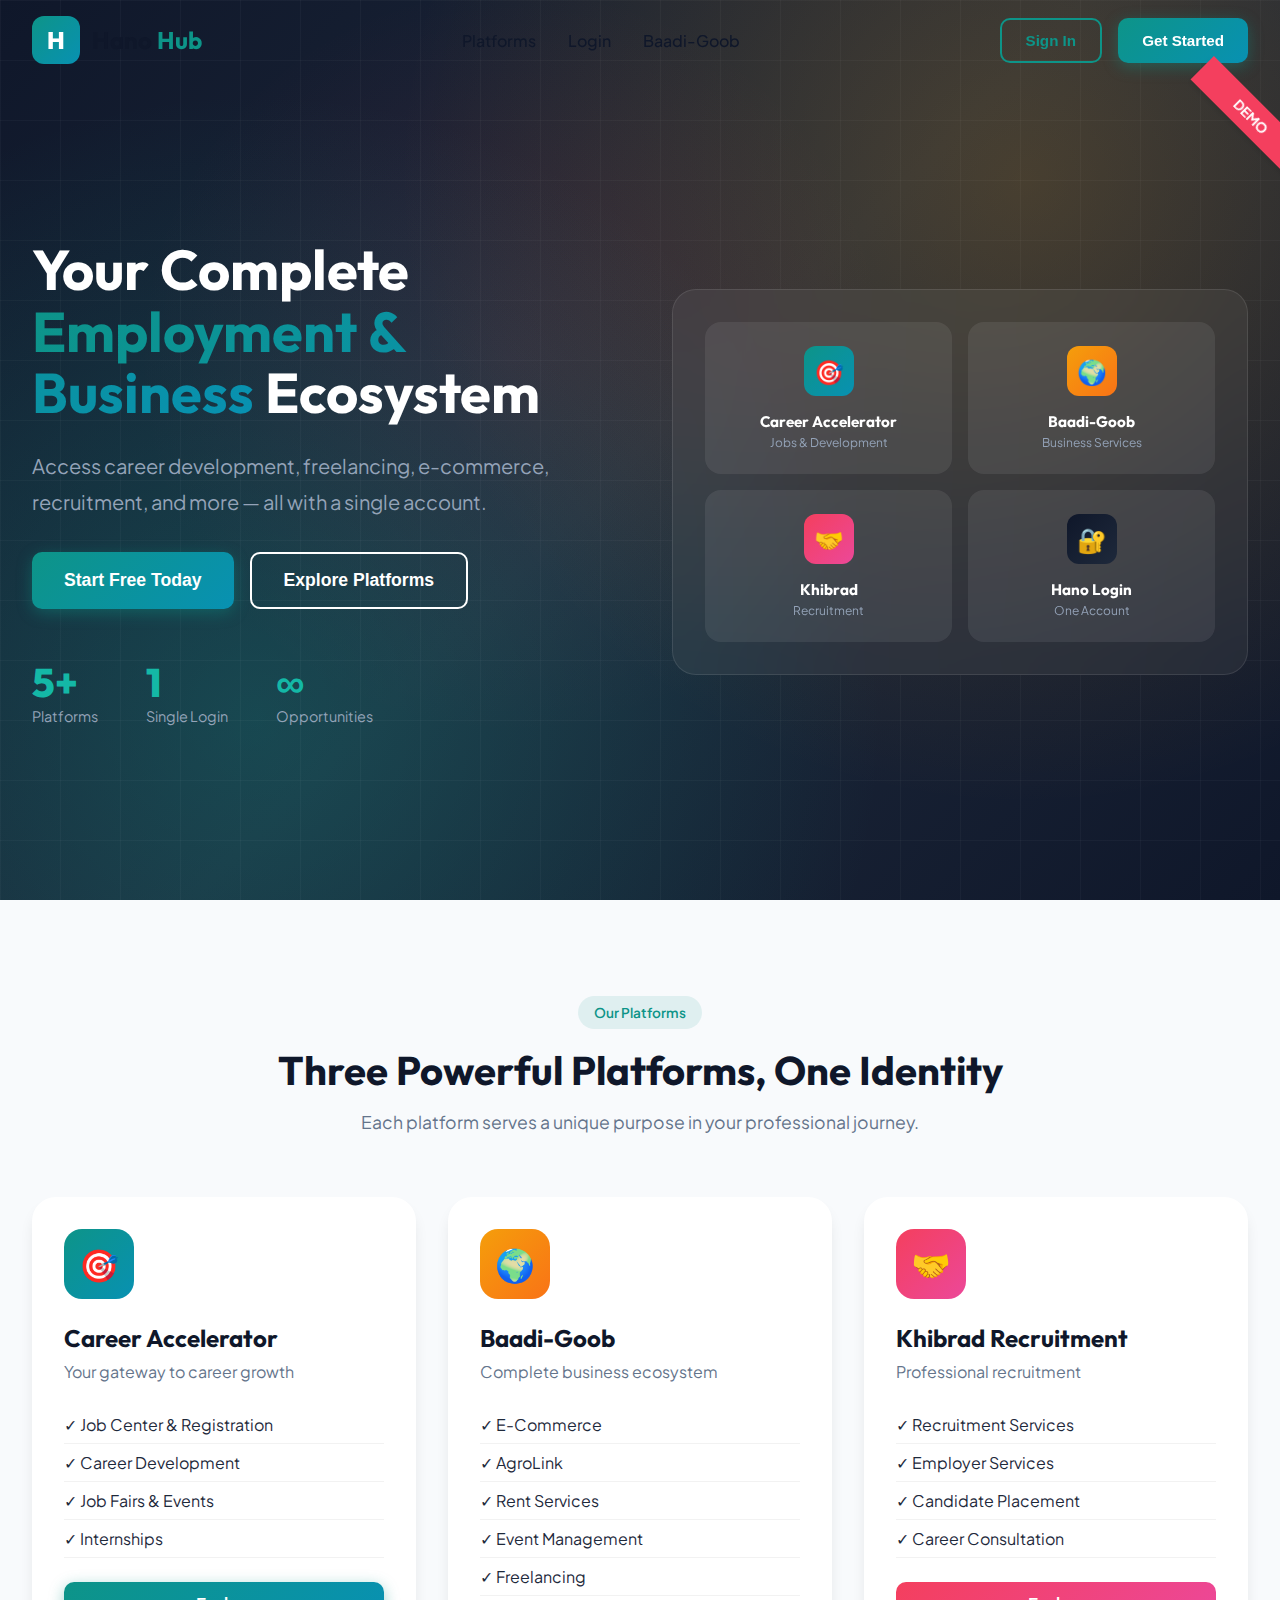
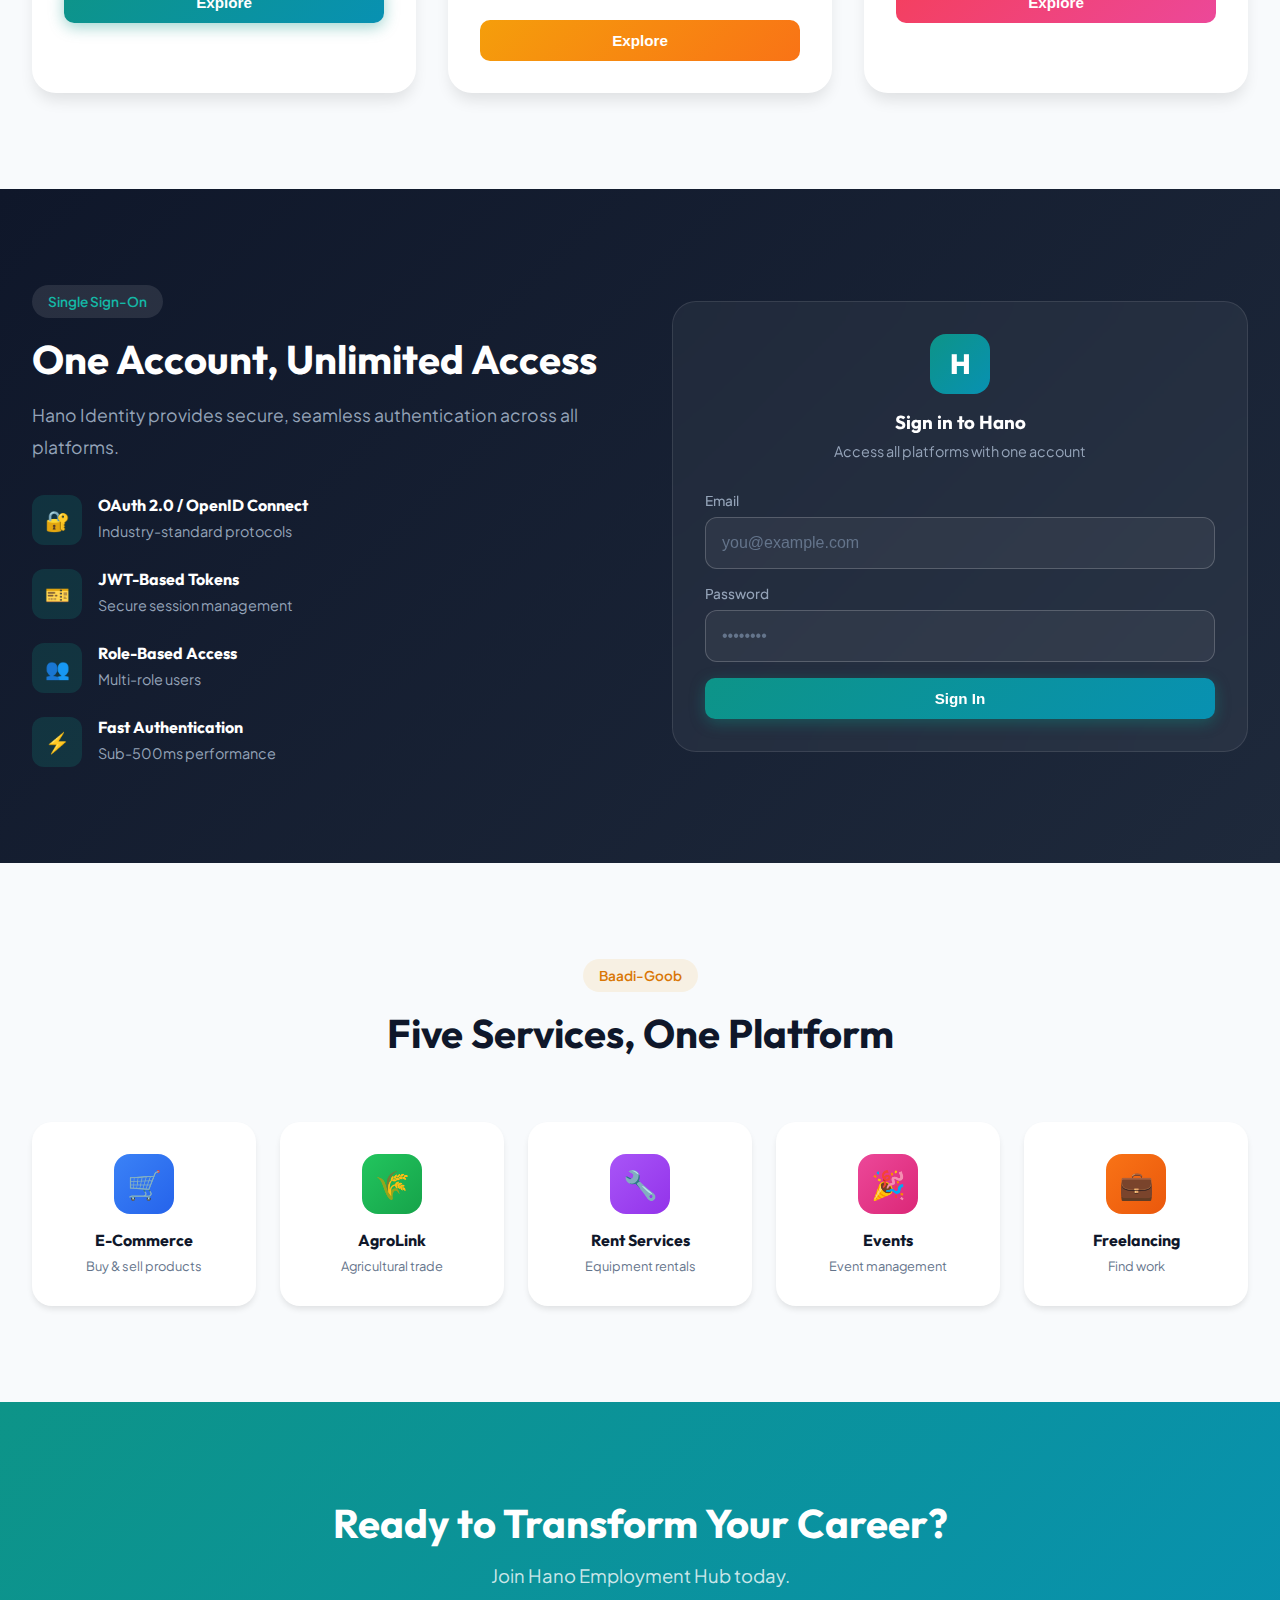
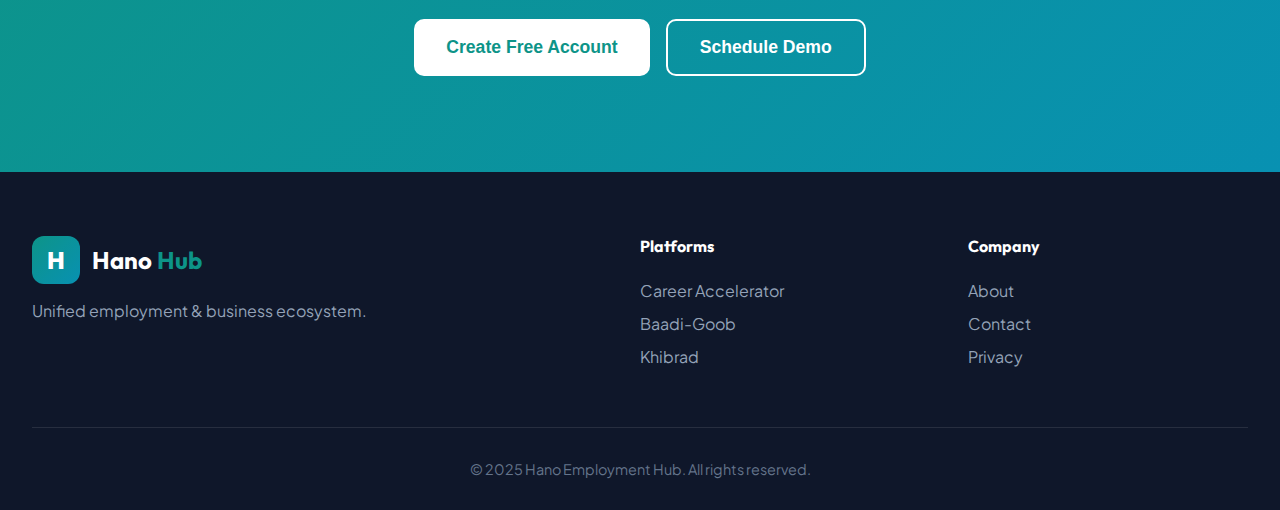
<file: index.html>
<!DOCTYPE html>
<html lang="en">
<head>
    <meta charset="UTF-8">
    <meta name="viewport" content="width=device-width, initial-scale=1.0">
    <title>Hano Employment Hub - Demo</title>
    <link href="https://fonts.googleapis.com/css2?family=Outfit:wght@400;600;700;800&family=Plus+Jakarta+Sans:wght@400;500;600&display=swap" rel="stylesheet">
    <link rel="stylesheet" href="styles.css">
</head>
<body>
    <div class="demo-badge">DEMO</div>
    
    <nav class="nav" id="navbar">
        <a href="index.html" class="nav-logo">
            <div class="nav-logo-icon">H</div>
            <span class="nav-logo-text">Hano <span>Hub</span></span>
        </a>
        <ul class="nav-links">
            <li><a href="#platforms">Platforms</a></li>
            <li><a href="#sso">Login</a></li>
            <li><a href="#baadi">Baadi-Goob</a></li>
        </ul>
        <div class="nav-cta">
            <button class="btn btn-outline" onclick="openModal('login')">Sign In</button>
            <button class="btn btn-primary" onclick="openModal('register')">Get Started</button>
        </div>
    </nav>

    <section class="hero">
        <div class="hero-grid"></div>
        <div class="hero-content">
            <div class="hero-text">
                <h1>Your Complete <span>Employment & Business</span> Ecosystem</h1>
                <p>Access career development, freelancing, e-commerce, recruitment, and more — all with a single account.</p>
                <div class="hero-buttons">
                    <button class="btn btn-primary btn-lg" onclick="openModal('register')">Start Free Today</button>
                    <button class="btn btn-outline btn-lg" onclick="location.href='#platforms'">Explore Platforms</button>
                </div>
                <div class="hero-stats">
                    <div class="stat"><div class="stat-number">5+</div><div class="stat-label">Platforms</div></div>
                    <div class="stat"><div class="stat-number">1</div><div class="stat-label">Single Login</div></div>
                    <div class="stat"><div class="stat-number">∞</div><div class="stat-label">Opportunities</div></div>
                </div>
            </div>
            <div class="hero-visual">
                <div class="hero-card">
                    <div class="platform-preview">
                        <div class="platform-item" onclick="location.href='career-accelerator.html'">
                            <div class="platform-item-icon bg-primary">🎯</div>
                            <h4>Career Accelerator</h4>
                            <p>Jobs & Development</p>
                        </div>
                        <div class="platform-item" onclick="location.href='baadi-goob.html'">
                            <div class="platform-item-icon bg-secondary">🌍</div>
                            <h4>Baadi-Goob</h4>
                            <p>Business Services</p>
                        </div>
                        <div class="platform-item" onclick="location.href='khibrad.html'">
                            <div class="platform-item-icon bg-accent">🤝</div>
                            <h4>Khibrad</h4>
                            <p>Recruitment</p>
                        </div>
                        <div class="platform-item">
                            <div class="platform-item-icon bg-dark">🔐</div>
                            <h4>Hano Login</h4>
                            <p>One Account</p>
                        </div>
                    </div>
                </div>
            </div>
        </div>
    </section>

    <section class="section" id="platforms">
        <div class="container">
            <div class="section-header">
                <span class="section-badge">Our Platforms</span>
                <h2>Three Powerful Platforms, One Identity</h2>
                <p>Each platform serves a unique purpose in your professional journey.</p>
            </div>
            <div class="platforms-grid">
                <div class="platform-card" onclick="location.href='career-accelerator.html'">
                    <div class="platform-card-icon bg-primary">🎯</div>
                    <h3>Career Accelerator</h3>
                    <p>Your gateway to career growth</p>
                    <ul class="features">
                        <li>✓ Job Center & Registration</li>
                        <li>✓ Career Development</li>
                        <li>✓ Job Fairs & Events</li>
                        <li>✓ Internships</li>
                    </ul>
                    <button class="btn btn-primary">Explore</button>
                </div>
                <div class="platform-card" onclick="location.href='baadi-goob.html'">
                    <div class="platform-card-icon bg-secondary">🌍</div>
                    <h3>Baadi-Goob</h3>
                    <p>Complete business ecosystem</p>
                    <ul class="features">
                        <li>✓ E-Commerce</li>
                        <li>✓ AgroLink</li>
                        <li>✓ Rent Services</li>
                        <li>✓ Event Management</li>
                        <li>✓ Freelancing</li>
                    </ul>
                    <button class="btn btn-secondary">Explore</button>
                </div>
                <div class="platform-card" onclick="location.href='khibrad.html'">
                    <div class="platform-card-icon bg-accent">🤝</div>
                    <h3>Khibrad Recruitment</h3>
                    <p>Professional recruitment</p>
                    <ul class="features">
                        <li>✓ Recruitment Services</li>
                        <li>✓ Employer Services</li>
                        <li>✓ Candidate Placement</li>
                        <li>✓ Career Consultation</li>
                    </ul>
                    <button class="btn btn-accent">Explore</button>
                </div>
            </div>
        </div>
    </section>

    <section class="section section-dark" id="sso">
        <div class="container">
            <div class="sso-content">
                <div class="sso-text">
                    <span class="section-badge">Single Sign-On</span>
                    <h2>One Account, Unlimited Access</h2>
                    <p>Hano Identity provides secure, seamless authentication across all platforms.</p>
                    <div class="sso-features">
                        <div class="sso-feature"><span>🔐</span><div><h4>OAuth 2.0 / OpenID Connect</h4><p>Industry-standard protocols</p></div></div>
                        <div class="sso-feature"><span>🎫</span><div><h4>JWT-Based Tokens</h4><p>Secure session management</p></div></div>
                        <div class="sso-feature"><span>👥</span><div><h4>Role-Based Access</h4><p>Multi-role users</p></div></div>
                        <div class="sso-feature"><span>⚡</span><div><h4>Fast Authentication</h4><p>Sub-500ms performance</p></div></div>
                    </div>
                </div>
                <div class="sso-demo">
                    <div class="sso-demo-header">
                        <div class="logo">H</div>
                        <h3>Sign in to Hano</h3>
                        <p>Access all platforms with one account</p>
                    </div>
                    <form class="sso-form" onsubmit="return false;">
                        <div class="form-group"><label>Email</label><input type="email" placeholder="you@example.com"></div>
                        <div class="form-group"><label>Password</label><input type="password" placeholder="••••••••"></div>
                        <button class="btn btn-primary" onclick="location.href='dashboard.html'">Sign In</button>
                    </form>
                </div>
            </div>
        </div>
    </section>

    <section class="section" id="baadi">
        <div class="container">
            <div class="section-header">
                <span class="section-badge bg-secondary">Baadi-Goob</span>
                <h2>Five Services, One Platform</h2>
            </div>
            <div class="baadi-services">
                <div class="baadi-service"><div class="icon" style="background:linear-gradient(135deg,#3B82F6,#2563EB)">🛒</div><h4>E-Commerce</h4><p>Buy & sell products</p></div>
                <div class="baadi-service"><div class="icon" style="background:linear-gradient(135deg,#22C55E,#16A34A)">🌾</div><h4>AgroLink</h4><p>Agricultural trade</p></div>
                <div class="baadi-service"><div class="icon" style="background:linear-gradient(135deg,#A855F7,#9333EA)">🔧</div><h4>Rent Services</h4><p>Equipment rentals</p></div>
                <div class="baadi-service"><div class="icon" style="background:linear-gradient(135deg,#EC4899,#DB2777)">🎉</div><h4>Events</h4><p>Event management</p></div>
                <div class="baadi-service"><div class="icon" style="background:linear-gradient(135deg,#F97316,#EA580C)">💼</div><h4>Freelancing</h4><p>Find work</p></div>
            </div>
        </div>
    </section>

    <section class="section section-cta">
        <div class="container">
            <h2>Ready to Transform Your Career?</h2>
            <p>Join Hano Employment Hub today.</p>
            <div class="cta-buttons">
                <button class="btn btn-lg btn-white" onclick="openModal('register')">Create Free Account</button>
                <button class="btn btn-lg btn-outline-white">Schedule Demo</button>
            </div>
        </div>
    </section>

    <footer class="footer">
        <div class="container">
            <div class="footer-content">
                <div class="footer-brand">
                    <div class="nav-logo"><div class="nav-logo-icon">H</div><span class="nav-logo-text">Hano <span>Hub</span></span></div>
                    <p>Unified employment & business ecosystem.</p>
                </div>
                <div class="footer-links">
                    <h4>Platforms</h4>
                    <a href="career-accelerator.html">Career Accelerator</a>
                    <a href="baadi-goob.html">Baadi-Goob</a>
                    <a href="khibrad.html">Khibrad</a>
                </div>
                <div class="footer-links">
                    <h4>Company</h4>
                    <a href="#">About</a>
                    <a href="#">Contact</a>
                    <a href="#">Privacy</a>
                </div>
            </div>
            <div class="footer-bottom">© 2025 Hano Employment Hub. All rights reserved.</div>
        </div>
    </footer>

    <div class="modal-overlay" id="loginModal">
        <div class="modal">
            <div class="modal-header"><h3>Sign In</h3><button class="modal-close" onclick="closeModal('login')">×</button></div>
            <div class="modal-body">
                <form onsubmit="return false;">
                    <div class="form-group"><label>Email</label><input type="email" placeholder="you@example.com"></div>
                    <div class="form-group"><label>Password</label><input type="password" placeholder="••••••••"></div>
                    <button class="btn btn-primary" onclick="location.href='dashboard.html'">Sign In</button>
                    <p class="form-footer">No account? <a href="#" onclick="closeModal('login');openModal('register')">Sign Up</a></p>
                </form>
            </div>
        </div>
    </div>

    <div class="modal-overlay" id="registerModal">
        <div class="modal">
            <div class="modal-header"><h3>Create Account</h3><button class="modal-close" onclick="closeModal('register')">×</button></div>
            <div class="modal-body">
                <form onsubmit="return false;">
                    <div class="form-row">
                        <div class="form-group"><label>First Name</label><input type="text" placeholder="John"></div>
                        <div class="form-group"><label>Last Name</label><input type="text" placeholder="Doe"></div>
                    </div>
                    <div class="form-group"><label>Email</label><input type="email" placeholder="you@example.com"></div>
                    <div class="form-group"><label>Password</label><input type="password" placeholder="••••••••"></div>
                    <button class="btn btn-primary" onclick="location.href='dashboard.html'">Create Account</button>
                    <p class="form-footer">Have account? <a href="#" onclick="closeModal('register');openModal('login')">Sign In</a></p>
                </form>
            </div>
        </div>
    </div>

    <script src="script.js"></script>
</body>
</html>
</file>
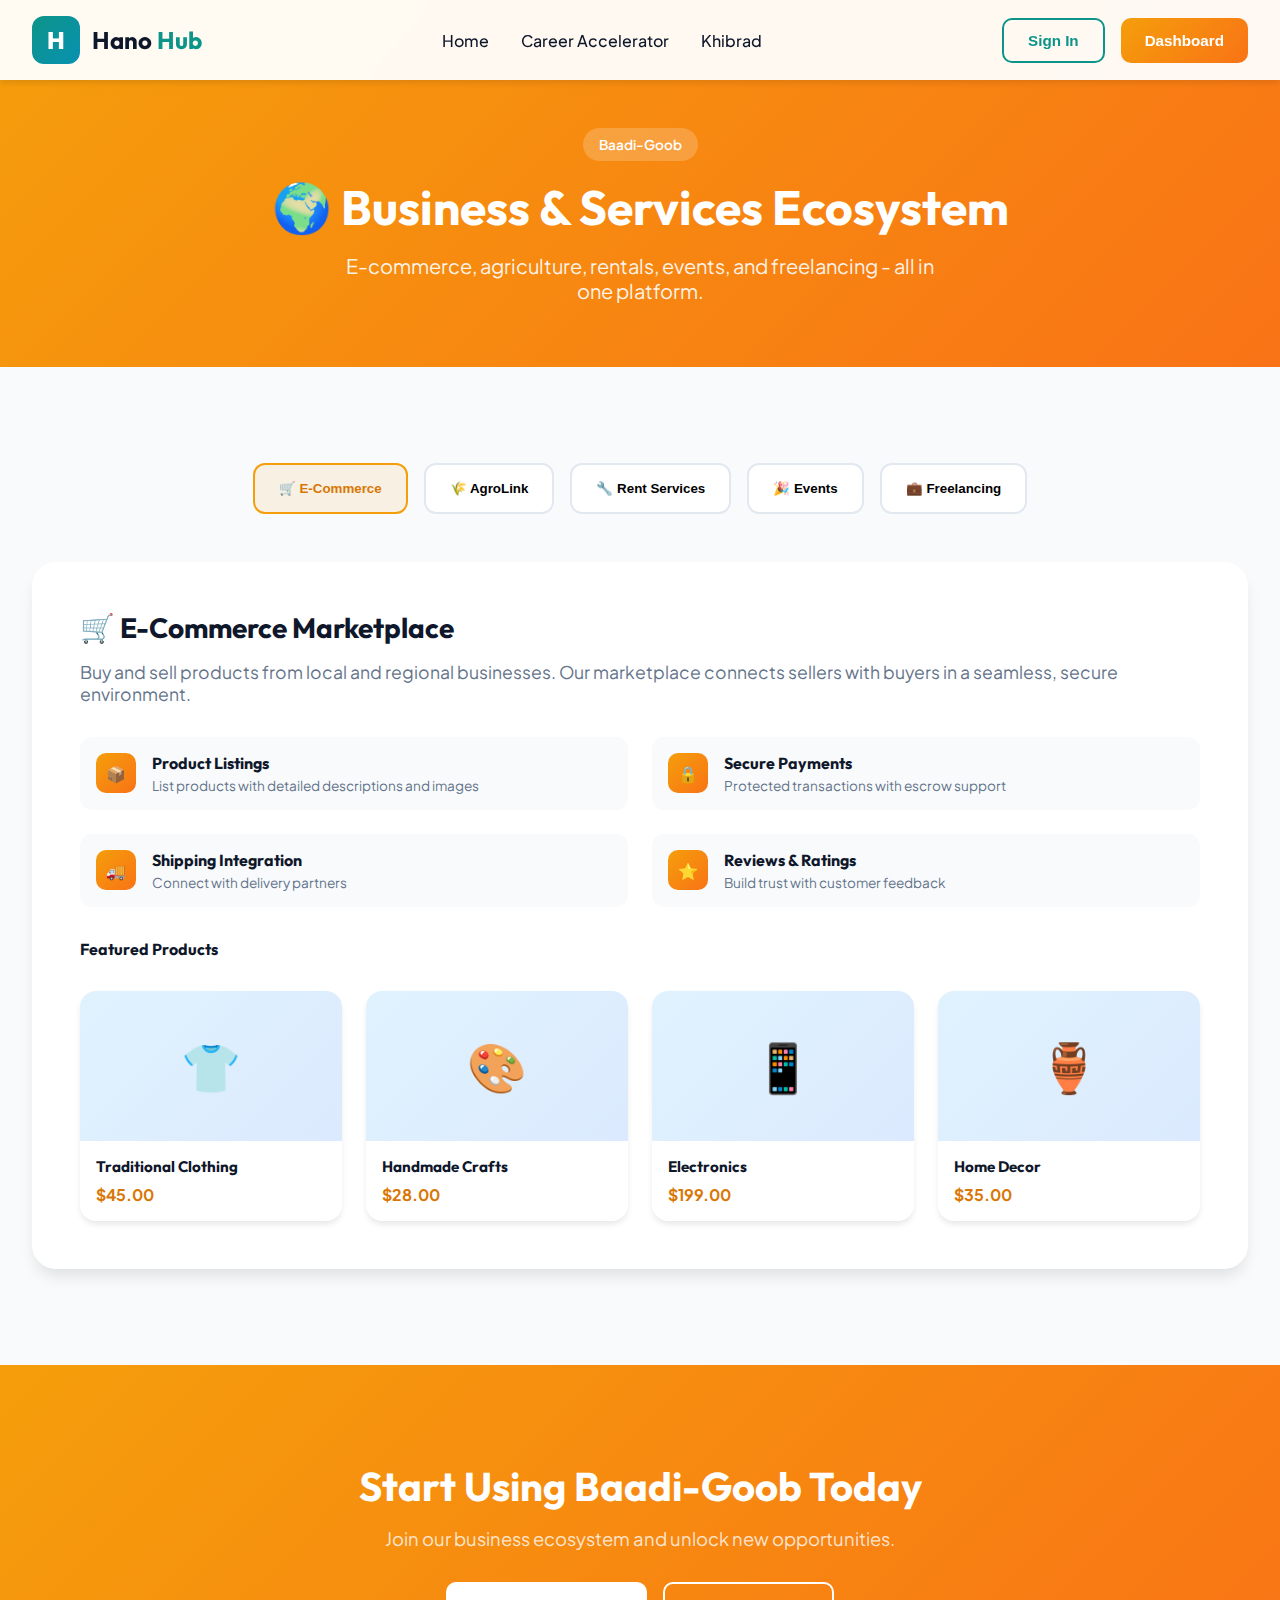
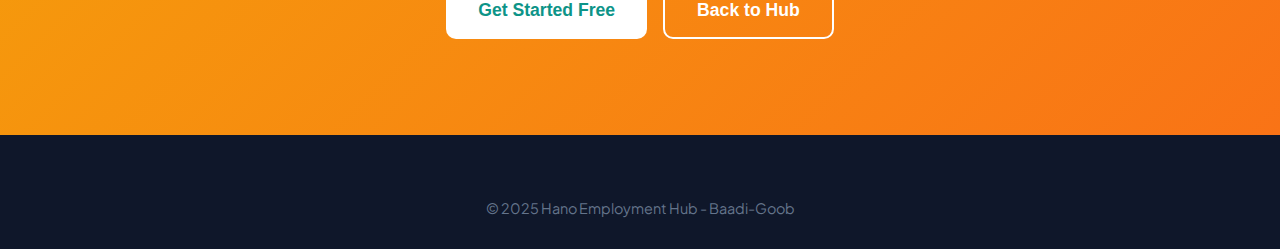
<file: baadi-goob.html>
<!DOCTYPE html>
<html lang="en">
<head>
    <meta charset="UTF-8">
    <meta name="viewport" content="width=device-width, initial-scale=1.0">
    <title>Baadi-Goob - Hano Hub</title>
    <link href="https://fonts.googleapis.com/css2?family=Outfit:wght@400;600;700;800&family=Plus+Jakarta+Sans:wght@400;500;600&display=swap" rel="stylesheet">
    <link rel="stylesheet" href="styles.css">
    <style>
        .page-hero {
            background: linear-gradient(135deg, #F59E0B 0%, #F97316 100%);
            padding: 8rem 2rem 4rem;
            text-align: center;
            color: white;
        }
        .page-hero h1 { font-size: 3rem; margin-bottom: 1rem; }
        .page-hero p { font-size: 1.25rem; opacity: 0.9; max-width: 600px; margin: 0 auto; }
        
        .service-tabs {
            display: flex;
            justify-content: center;
            gap: 1rem;
            margin-bottom: 3rem;
            flex-wrap: wrap;
        }
        
        .tab-btn {
            padding: 1rem 1.5rem;
            border: 2px solid #E2E8F0;
            border-radius: 12px;
            background: white;
            cursor: pointer;
            font-weight: 600;
            transition: all 0.3s ease;
            display: flex;
            align-items: center;
            gap: 0.5rem;
        }
        
        .tab-btn:hover, .tab-btn.active {
            border-color: var(--secondary);
            background: rgba(245, 158, 11, 0.1);
            color: var(--secondary-dark);
        }
        
        .service-content {
            background: white;
            border-radius: 24px;
            padding: 3rem;
            box-shadow: 0 10px 15px -3px rgb(0 0 0 / 0.1);
        }
        
        .service-content h3 { font-size: 1.75rem; margin-bottom: 1rem; }
        .service-content > p { color: var(--gray); font-size: 1.1rem; margin-bottom: 2rem; }
        
        .features-list {
            display: grid;
            grid-template-columns: repeat(2, 1fr);
            gap: 1.5rem;
        }
        
        .feature-item {
            display: flex;
            gap: 1rem;
            padding: 1rem;
            background: var(--light);
            border-radius: 12px;
        }
        
        .feature-item span {
            width: 40px; height: 40px;
            background: linear-gradient(135deg, #F59E0B, #F97316);
            border-radius: 10px;
            display: flex;
            align-items: center;
            justify-content: center;
            flex-shrink: 0;
        }
        
        .feature-item h4 { font-size: 1rem; margin-bottom: 0.25rem; }
        .feature-item p { color: var(--gray); font-size: 0.85rem; }
        
        .product-grid {
            display: grid;
            grid-template-columns: repeat(4, 1fr);
            gap: 1.5rem;
            margin-top: 2rem;
        }
        
        .product-card {
            background: white;
            border-radius: 16px;
            overflow: hidden;
            box-shadow: 0 4px 6px -1px rgb(0 0 0 / 0.1);
            transition: all 0.3s ease;
        }
        
        .product-card:hover {
            transform: translateY(-5px);
            box-shadow: 0 20px 25px -5px rgb(0 0 0 / 0.1);
        }
        
        .product-img {
            height: 150px;
            background: linear-gradient(135deg, #E0F2FE, #DBEAFE);
            display: flex;
            align-items: center;
            justify-content: center;
            font-size: 3rem;
        }
        
        .product-info { padding: 1rem; }
        .product-info h4 { font-size: 0.95rem; margin-bottom: 0.5rem; }
        .product-info .price { color: var(--secondary-dark); font-weight: 700; }
        
        @media (max-width: 968px) {
            .features-list { grid-template-columns: 1fr; }
            .product-grid { grid-template-columns: repeat(2, 1fr); }
        }
        
        @media (max-width: 640px) {
            .product-grid { grid-template-columns: 1fr; }
        }
    </style>
</head>
<body>
    <nav class="nav scrolled" id="navbar">
        <a href="index.html" class="nav-logo">
            <div class="nav-logo-icon">H</div>
            <span class="nav-logo-text">Hano <span>Hub</span></span>
        </a>
        <ul class="nav-links">
            <li><a href="index.html">Home</a></li>
            <li><a href="career-accelerator.html">Career Accelerator</a></li>
            <li><a href="khibrad.html">Khibrad</a></li>
        </ul>
        <div class="nav-cta">
            <button class="btn btn-outline" onclick="openModal('login')">Sign In</button>
            <button class="btn btn-secondary" onclick="location.href='dashboard.html'">Dashboard</button>
        </div>
    </nav>

    <section class="page-hero">
        <span class="section-badge" style="background: rgba(255,255,255,0.2); color: white;">Baadi-Goob</span>
        <h1>🌍 Business & Services Ecosystem</h1>
        <p>E-commerce, agriculture, rentals, events, and freelancing - all in one platform.</p>
    </section>

    <section class="section">
        <div class="container">
            <div class="service-tabs">
                <button class="tab-btn active" onclick="showService('ecommerce')">🛒 E-Commerce</button>
                <button class="tab-btn" onclick="showService('agrolink')">🌾 AgroLink</button>
                <button class="tab-btn" onclick="showService('rentals')">🔧 Rent Services</button>
                <button class="tab-btn" onclick="showService('events')">🎉 Events</button>
                <button class="tab-btn" onclick="showService('freelance')">💼 Freelancing</button>
            </div>
            
            <div class="service-content" id="service-ecommerce">
                <h3>🛒 E-Commerce Marketplace</h3>
                <p>Buy and sell products from local and regional businesses. Our marketplace connects sellers with buyers in a seamless, secure environment.</p>
                
                <div class="features-list">
                    <div class="feature-item">
                        <span>📦</span>
                        <div><h4>Product Listings</h4><p>List products with detailed descriptions and images</p></div>
                    </div>
                    <div class="feature-item">
                        <span>🔒</span>
                        <div><h4>Secure Payments</h4><p>Protected transactions with escrow support</p></div>
                    </div>
                    <div class="feature-item">
                        <span>🚚</span>
                        <div><h4>Shipping Integration</h4><p>Connect with delivery partners</p></div>
                    </div>
                    <div class="feature-item">
                        <span>⭐</span>
                        <div><h4>Reviews & Ratings</h4><p>Build trust with customer feedback</p></div>
                    </div>
                </div>
                
                <h4 style="margin-top: 2rem; margin-bottom: 1rem;">Featured Products</h4>
                <div class="product-grid">
                    <div class="product-card">
                        <div class="product-img">👕</div>
                        <div class="product-info"><h4>Traditional Clothing</h4><span class="price">$45.00</span></div>
                    </div>
                    <div class="product-card">
                        <div class="product-img">🎨</div>
                        <div class="product-info"><h4>Handmade Crafts</h4><span class="price">$28.00</span></div>
                    </div>
                    <div class="product-card">
                        <div class="product-img">📱</div>
                        <div class="product-info"><h4>Electronics</h4><span class="price">$199.00</span></div>
                    </div>
                    <div class="product-card">
                        <div class="product-img">🏺</div>
                        <div class="product-info"><h4>Home Decor</h4><span class="price">$35.00</span></div>
                    </div>
                </div>
            </div>
            
            <div class="service-content" id="service-agrolink" style="display: none;">
                <h3>🌾 AgroLink - Agricultural Marketplace</h3>
                <p>Connecting farmers, suppliers, and buyers for agricultural trade and collaboration.</p>
                
                <div class="features-list">
                    <div class="feature-item">
                        <span>🌱</span>
                        <div><h4>Crop Listings</h4><p>List and discover agricultural products</p></div>
                    </div>
                    <div class="feature-item">
                        <span>🤝</span>
                        <div><h4>Direct Trade</h4><p>Connect directly with farmers and buyers</p></div>
                    </div>
                    <div class="feature-item">
                        <span>📊</span>
                        <div><h4>Market Prices</h4><p>Real-time agricultural market data</p></div>
                    </div>
                    <div class="feature-item">
                        <span>🚜</span>
                        <div><h4>Equipment Sharing</h4><p>Share and rent farming equipment</p></div>
                    </div>
                </div>
            </div>
            
            <div class="service-content" id="service-rentals" style="display: none;">
                <h3>🔧 Rent Services</h3>
                <p>Rental of equipment, tools, venues, and assets for personal and business use.</p>
                
                <div class="features-list">
                    <div class="feature-item">
                        <span>🎪</span>
                        <div><h4>Event Equipment</h4><p>Tents, chairs, sound systems, and more</p></div>
                    </div>
                    <div class="feature-item">
                        <span>🏗️</span>
                        <div><h4>Construction Tools</h4><p>Heavy machinery and construction equipment</p></div>
                    </div>
                    <div class="feature-item">
                        <span>📅</span>
                        <div><h4>Availability Calendar</h4><p>Real-time booking and scheduling</p></div>
                    </div>
                    <div class="feature-item">
                        <span>💳</span>
                        <div><h4>Flexible Payments</h4><p>Daily, weekly, and monthly rental options</p></div>
                    </div>
                </div>
            </div>
            
            <div class="service-content" id="service-events" style="display: none;">
                <h3>🎉 Event Management</h3>
                <p>Plan and manage events with our comprehensive event management platform.</p>
                
                <div class="features-list">
                    <div class="feature-item">
                        <span>📝</span>
                        <div><h4>Event Creation</h4><p>Create and publish events easily</p></div>
                    </div>
                    <div class="feature-item">
                        <span>👥</span>
                        <div><h4>Vendor Management</h4><p>Find and coordinate with service providers</p></div>
                    </div>
                    <div class="feature-item">
                        <span>🎫</span>
                        <div><h4>Ticketing</h4><p>Sell tickets and manage registrations</p></div>
                    </div>
                    <div class="feature-item">
                        <span>📍</span>
                        <div><h4>Venue Booking</h4><p>Discover and book event venues</p></div>
                    </div>
                </div>
            </div>
            
            <div class="service-content" id="service-freelance" style="display: none;">
                <h3>💼 Freelancing Jobs</h3>
                <p>Find local and international freelance opportunities for project-based work.</p>
                
                <div class="features-list">
                    <div class="feature-item">
                        <span>💻</span>
                        <div><h4>Tech & Development</h4><p>Web, mobile, and software projects</p></div>
                    </div>
                    <div class="feature-item">
                        <span>✍️</span>
                        <div><h4>Writing & Content</h4><p>Content creation, copywriting, translation</p></div>
                    </div>
                    <div class="feature-item">
                        <span>🎨</span>
                        <div><h4>Design & Creative</h4><p>Graphic design, video editing, animation</p></div>
                    </div>
                    <div class="feature-item">
                        <span>📈</span>
                        <div><h4>Marketing</h4><p>Digital marketing, SEO, social media</p></div>
                    </div>
                </div>
            </div>
        </div>
    </section>

    <section class="section section-cta" style="background: linear-gradient(135deg, #F59E0B, #F97316);">
        <div class="container">
            <h2>Start Using Baadi-Goob Today</h2>
            <p>Join our business ecosystem and unlock new opportunities.</p>
            <div class="cta-buttons">
                <button class="btn btn-lg btn-white" onclick="openModal('register')">Get Started Free</button>
                <button class="btn btn-lg btn-outline-white" onclick="location.href='index.html'">Back to Hub</button>
            </div>
        </div>
    </section>

    <footer class="footer">
        <div class="container">
            <div class="footer-bottom" style="border-top: none; padding-top: 0;">
                © 2025 Hano Employment Hub - Baadi-Goob
            </div>
        </div>
    </footer>

    <div class="modal-overlay" id="loginModal">
        <div class="modal">
            <div class="modal-header"><h3>Sign In</h3><button class="modal-close" onclick="closeModal('login')">×</button></div>
            <div class="modal-body">
                <form onsubmit="return false;">
                    <div class="form-group"><label>Email</label><input type="email" placeholder="you@example.com"></div>
                    <div class="form-group"><label>Password</label><input type="password" placeholder="••••••••"></div>
                    <button class="btn btn-secondary" onclick="location.href='dashboard.html'">Sign In</button>
                </form>
            </div>
        </div>
    </div>

    <div class="modal-overlay" id="registerModal">
        <div class="modal">
            <div class="modal-header"><h3>Create Account</h3><button class="modal-close" onclick="closeModal('register')">×</button></div>
            <div class="modal-body">
                <form onsubmit="return false;">
                    <div class="form-row">
                        <div class="form-group"><label>First Name</label><input type="text" placeholder="John"></div>
                        <div class="form-group"><label>Last Name</label><input type="text" placeholder="Doe"></div>
                    </div>
                    <div class="form-group"><label>Email</label><input type="email" placeholder="you@example.com"></div>
                    <div class="form-group"><label>Password</label><input type="password" placeholder="••••••••"></div>
                    <button class="btn btn-secondary" onclick="location.href='dashboard.html'">Create Account</button>
                </form>
            </div>
        </div>
    </div>

    <script src="script.js"></script>
    <script>
        function showService(service) {
            document.querySelectorAll('.service-content').forEach(el => el.style.display = 'none');
            document.querySelectorAll('.tab-btn').forEach(el => el.classList.remove('active'));
            document.getElementById('service-' + service).style.display = 'block';
            event.target.classList.add('active');
        }
    </script>
</body>
</html>
</file>
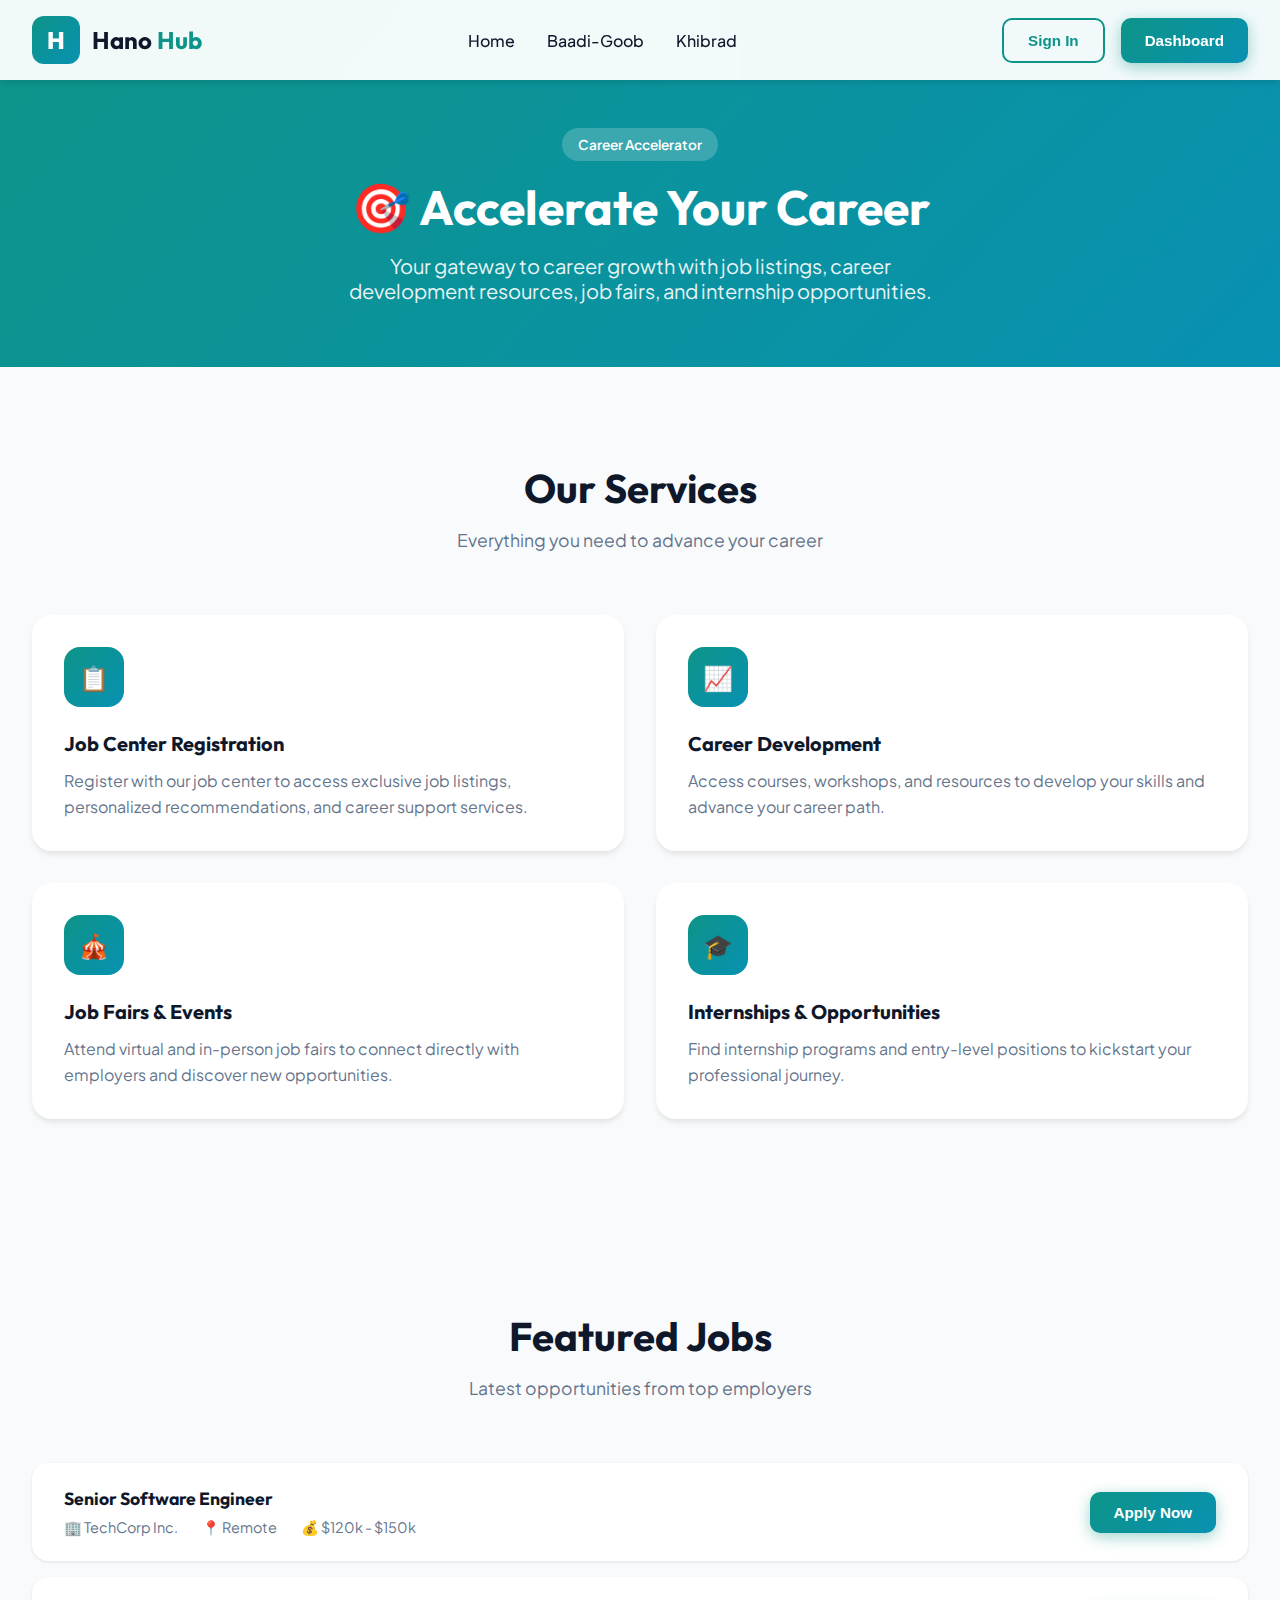
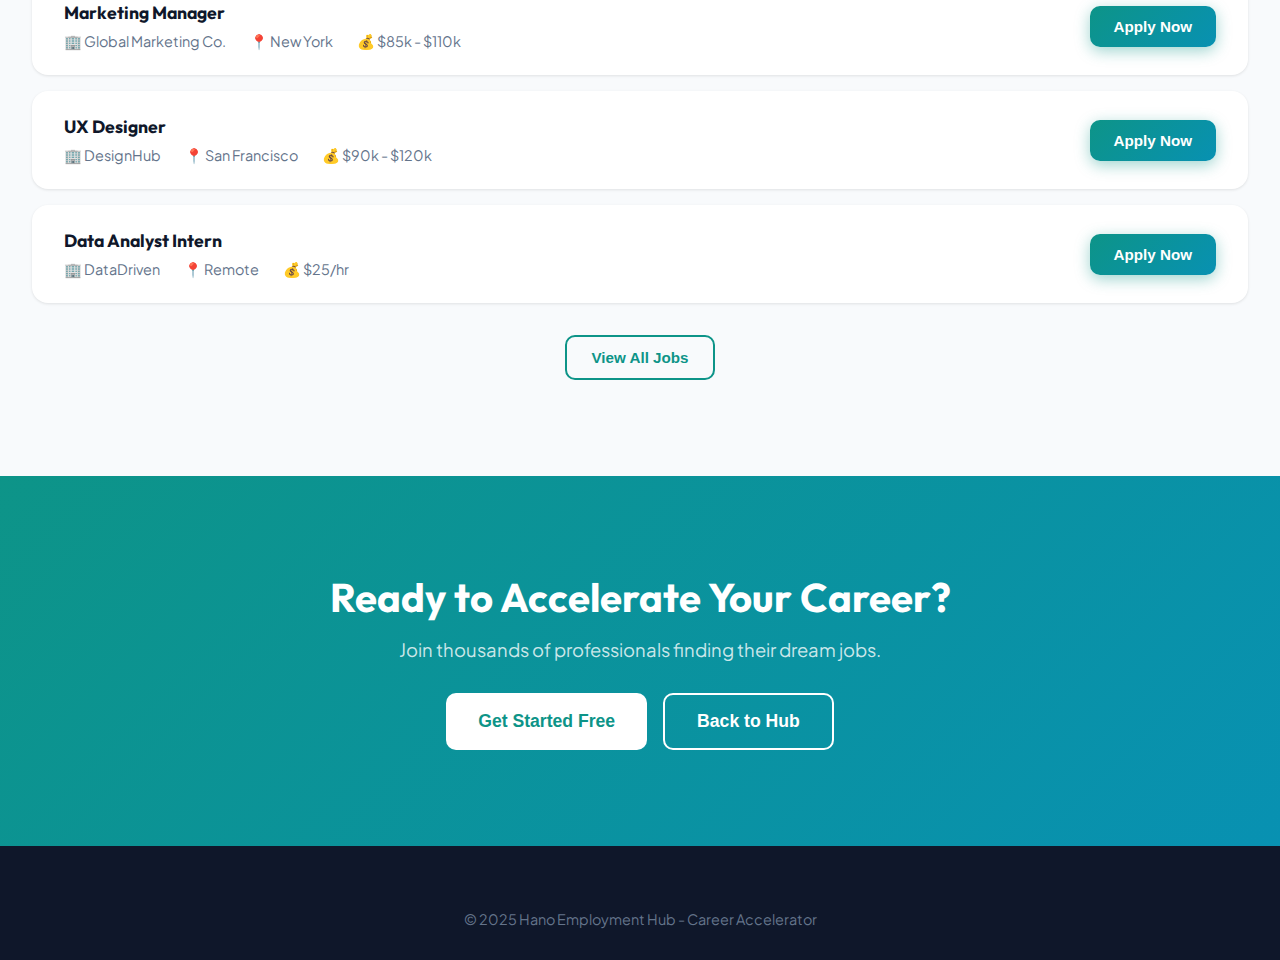
<file: career-accelerator.html>
<!DOCTYPE html>
<html lang="en">
<head>
    <meta charset="UTF-8">
    <meta name="viewport" content="width=device-width, initial-scale=1.0">
    <title>Career Accelerator - Hano Hub</title>
    <link href="https://fonts.googleapis.com/css2?family=Outfit:wght@400;600;700;800&family=Plus+Jakarta+Sans:wght@400;500;600&display=swap" rel="stylesheet">
    <link rel="stylesheet" href="styles.css">
    <style>
        .page-hero {
            background: linear-gradient(135deg, #0D9488 0%, #0891B2 100%);
            padding: 8rem 2rem 4rem;
            text-align: center;
            color: white;
        }
        .page-hero h1 { font-size: 3rem; margin-bottom: 1rem; }
        .page-hero p { font-size: 1.25rem; opacity: 0.9; max-width: 600px; margin: 0 auto; }
        
        .services-grid {
            display: grid;
            grid-template-columns: repeat(2, 1fr);
            gap: 2rem;
            margin-top: 3rem;
        }
        
        .service-card {
            background: white;
            border-radius: 20px;
            padding: 2rem;
            box-shadow: 0 4px 6px -1px rgb(0 0 0 / 0.1);
            transition: all 0.3s ease;
        }
        
        .service-card:hover {
            transform: translateY(-5px);
            box-shadow: 0 20px 25px -5px rgb(0 0 0 / 0.1);
        }
        
        .service-card .icon {
            width: 60px; height: 60px;
            background: linear-gradient(135deg, #0D9488, #0891B2);
            border-radius: 16px;
            display: flex;
            align-items: center;
            justify-content: center;
            font-size: 1.5rem;
            margin-bottom: 1.5rem;
        }
        
        .service-card h3 { font-size: 1.25rem; margin-bottom: 0.75rem; }
        .service-card p { color: var(--gray); line-height: 1.6; }
        
        .jobs-section { background: var(--light); }
        
        .job-list { display: flex; flex-direction: column; gap: 1rem; }
        
        .job-card {
            background: white;
            border-radius: 16px;
            padding: 1.5rem 2rem;
            display: flex;
            justify-content: space-between;
            align-items: center;
            box-shadow: 0 1px 3px rgb(0 0 0 / 0.1);
            transition: all 0.3s ease;
        }
        
        .job-card:hover {
            box-shadow: 0 10px 15px -3px rgb(0 0 0 / 0.1);
        }
        
        .job-info h4 { font-size: 1.1rem; margin-bottom: 0.5rem; }
        .job-meta { display: flex; gap: 1.5rem; color: var(--gray); font-size: 0.9rem; }
        .job-meta span { display: flex; align-items: center; gap: 0.5rem; }
        
        @media (max-width: 768px) {
            .services-grid { grid-template-columns: 1fr; }
            .job-card { flex-direction: column; align-items: flex-start; gap: 1rem; }
        }
    </style>
</head>
<body>
    <nav class="nav scrolled" id="navbar">
        <a href="index.html" class="nav-logo">
            <div class="nav-logo-icon">H</div>
            <span class="nav-logo-text">Hano <span>Hub</span></span>
        </a>
        <ul class="nav-links">
            <li><a href="index.html">Home</a></li>
            <li><a href="baadi-goob.html">Baadi-Goob</a></li>
            <li><a href="khibrad.html">Khibrad</a></li>
        </ul>
        <div class="nav-cta">
            <button class="btn btn-outline" onclick="openModal('login')">Sign In</button>
            <button class="btn btn-primary" onclick="location.href='dashboard.html'">Dashboard</button>
        </div>
    </nav>

    <section class="page-hero">
        <span class="section-badge" style="background: rgba(255,255,255,0.2); color: white;">Career Accelerator</span>
        <h1>🎯 Accelerate Your Career</h1>
        <p>Your gateway to career growth with job listings, career development resources, job fairs, and internship opportunities.</p>
    </section>

    <section class="section">
        <div class="container">
            <div class="section-header">
                <h2>Our Services</h2>
                <p>Everything you need to advance your career</p>
            </div>
            
            <div class="services-grid">
                <div class="service-card">
                    <div class="icon">📋</div>
                    <h3>Job Center Registration</h3>
                    <p>Register with our job center to access exclusive job listings, personalized recommendations, and career support services.</p>
                </div>
                <div class="service-card">
                    <div class="icon">📈</div>
                    <h3>Career Development</h3>
                    <p>Access courses, workshops, and resources to develop your skills and advance your career path.</p>
                </div>
                <div class="service-card">
                    <div class="icon">🎪</div>
                    <h3>Job Fairs & Events</h3>
                    <p>Attend virtual and in-person job fairs to connect directly with employers and discover new opportunities.</p>
                </div>
                <div class="service-card">
                    <div class="icon">🎓</div>
                    <h3>Internships & Opportunities</h3>
                    <p>Find internship programs and entry-level positions to kickstart your professional journey.</p>
                </div>
            </div>
        </div>
    </section>

    <section class="section jobs-section">
        <div class="container">
            <div class="section-header">
                <h2>Featured Jobs</h2>
                <p>Latest opportunities from top employers</p>
            </div>
            
            <div class="job-list">
                <div class="job-card">
                    <div class="job-info">
                        <h4>Senior Software Engineer</h4>
                        <div class="job-meta">
                            <span>🏢 TechCorp Inc.</span>
                            <span>📍 Remote</span>
                            <span>💰 $120k - $150k</span>
                        </div>
                    </div>
                    <button class="btn btn-primary">Apply Now</button>
                </div>
                <div class="job-card">
                    <div class="job-info">
                        <h4>Marketing Manager</h4>
                        <div class="job-meta">
                            <span>🏢 Global Marketing Co.</span>
                            <span>📍 New York</span>
                            <span>💰 $85k - $110k</span>
                        </div>
                    </div>
                    <button class="btn btn-primary">Apply Now</button>
                </div>
                <div class="job-card">
                    <div class="job-info">
                        <h4>UX Designer</h4>
                        <div class="job-meta">
                            <span>🏢 DesignHub</span>
                            <span>📍 San Francisco</span>
                            <span>💰 $90k - $120k</span>
                        </div>
                    </div>
                    <button class="btn btn-primary">Apply Now</button>
                </div>
                <div class="job-card">
                    <div class="job-info">
                        <h4>Data Analyst Intern</h4>
                        <div class="job-meta">
                            <span>🏢 DataDriven</span>
                            <span>📍 Remote</span>
                            <span>💰 $25/hr</span>
                        </div>
                    </div>
                    <button class="btn btn-primary">Apply Now</button>
                </div>
            </div>
            
            <div style="text-align: center; margin-top: 2rem;">
                <button class="btn btn-outline">View All Jobs</button>
            </div>
        </div>
    </section>

    <section class="section section-cta">
        <div class="container">
            <h2>Ready to Accelerate Your Career?</h2>
            <p>Join thousands of professionals finding their dream jobs.</p>
            <div class="cta-buttons">
                <button class="btn btn-lg btn-white" onclick="openModal('register')">Get Started Free</button>
                <button class="btn btn-lg btn-outline-white" onclick="location.href='index.html'">Back to Hub</button>
            </div>
        </div>
    </section>

    <footer class="footer">
        <div class="container">
            <div class="footer-bottom" style="border-top: none; padding-top: 0;">
                © 2025 Hano Employment Hub - Career Accelerator
            </div>
        </div>
    </footer>

    <div class="modal-overlay" id="loginModal">
        <div class="modal">
            <div class="modal-header"><h3>Sign In</h3><button class="modal-close" onclick="closeModal('login')">×</button></div>
            <div class="modal-body">
                <form onsubmit="return false;">
                    <div class="form-group"><label>Email</label><input type="email" placeholder="you@example.com"></div>
                    <div class="form-group"><label>Password</label><input type="password" placeholder="••••••••"></div>
                    <button class="btn btn-primary" onclick="location.href='dashboard.html'">Sign In</button>
                </form>
            </div>
        </div>
    </div>

    <div class="modal-overlay" id="registerModal">
        <div class="modal">
            <div class="modal-header"><h3>Create Account</h3><button class="modal-close" onclick="closeModal('register')">×</button></div>
            <div class="modal-body">
                <form onsubmit="return false;">
                    <div class="form-row">
                        <div class="form-group"><label>First Name</label><input type="text" placeholder="John"></div>
                        <div class="form-group"><label>Last Name</label><input type="text" placeholder="Doe"></div>
                    </div>
                    <div class="form-group"><label>Email</label><input type="email" placeholder="you@example.com"></div>
                    <div class="form-group"><label>Password</label><input type="password" placeholder="••••••••"></div>
                    <button class="btn btn-primary" onclick="location.href='dashboard.html'">Create Account</button>
                </form>
            </div>
        </div>
    </div>

    <script src="script.js"></script>
</body>
</html>
</file>
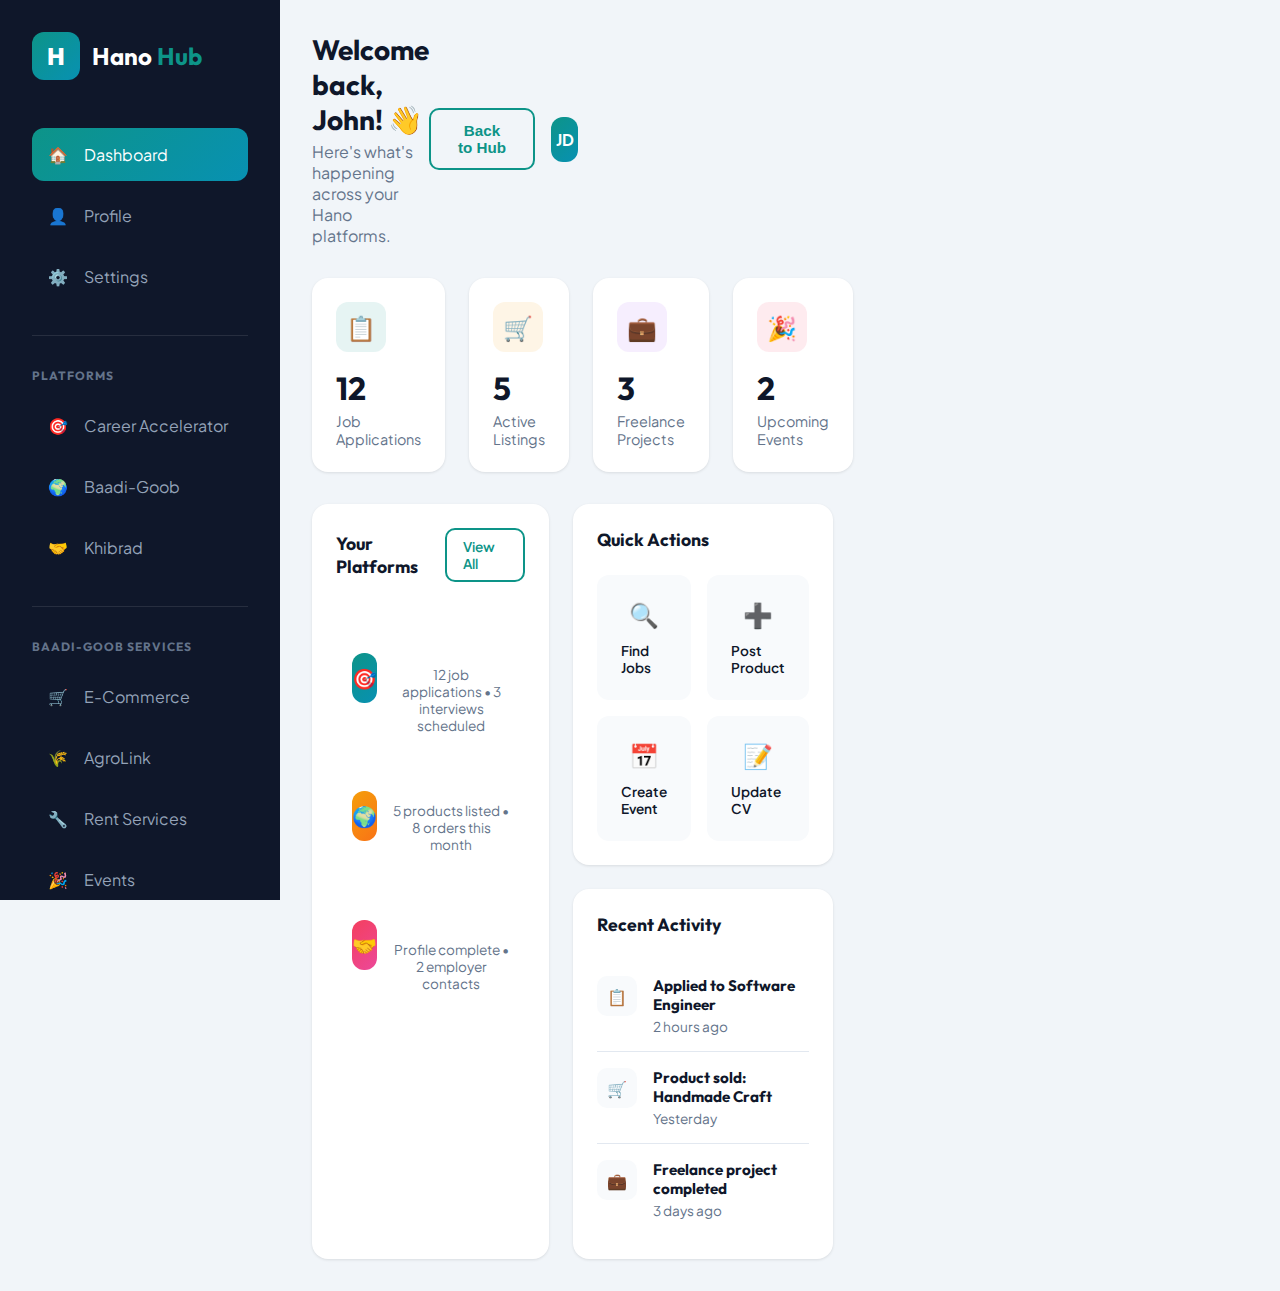
<file: dashboard.html>
<!DOCTYPE html>
<html lang="en">
<head>
    <meta charset="UTF-8">
    <meta name="viewport" content="width=device-width, initial-scale=1.0">
    <title>Dashboard - Hano Hub</title>
    <link href="https://fonts.googleapis.com/css2?family=Outfit:wght@400;600;700;800&family=Plus+Jakarta+Sans:wght@400;500;600&display=swap" rel="stylesheet">
    <link rel="stylesheet" href="styles.css">
    <style>
        body { background: #F1F5F9; }
        
        .dashboard {
            display: grid;
            grid-template-columns: 280px 1fr;
            min-height: 100vh;
        }
        
        .sidebar {
            background: var(--dark);
            padding: 2rem;
            position: fixed;
            width: 280px;
            height: 100vh;
            overflow-y: auto;
        }
        
        .sidebar .nav-logo { margin-bottom: 3rem; }
        .sidebar .nav-logo-text { color: white; }
        
        .sidebar-nav { list-style: none; }
        
        .sidebar-nav li { margin-bottom: 0.5rem; }
        
        .sidebar-nav a {
            display: flex;
            align-items: center;
            gap: 1rem;
            padding: 1rem;
            color: var(--gray-light);
            text-decoration: none;
            border-radius: 12px;
            transition: all 0.3s ease;
        }
        
        .sidebar-nav a:hover,
        .sidebar-nav a.active {
            background: rgba(255,255,255,0.1);
            color: white;
        }
        
        .sidebar-nav a.active {
            background: linear-gradient(135deg, #0D9488, #0891B2);
        }
        
        .sidebar-section {
            margin-top: 2rem;
            padding-top: 2rem;
            border-top: 1px solid rgba(255,255,255,0.1);
        }
        
        .sidebar-section h4 {
            color: var(--gray);
            font-size: 0.75rem;
            text-transform: uppercase;
            letter-spacing: 1px;
            margin-bottom: 1rem;
        }
        
        .main-content {
            margin-left: 280px;
            padding: 2rem;
        }
        
        .top-bar {
            display: flex;
            justify-content: space-between;
            align-items: center;
            margin-bottom: 2rem;
        }
        
        .welcome h1 { font-size: 1.75rem; margin-bottom: 0.25rem; }
        .welcome p { color: var(--gray); }
        
        .user-menu {
            display: flex;
            align-items: center;
            gap: 1rem;
        }
        
        .user-avatar {
            width: 45px; height: 45px;
            background: linear-gradient(135deg, #0D9488, #0891B2);
            border-radius: 12px;
            display: flex;
            align-items: center;
            justify-content: center;
            color: white;
            font-weight: 700;
        }
        
        .stats-grid {
            display: grid;
            grid-template-columns: repeat(4, 1fr);
            gap: 1.5rem;
            margin-bottom: 2rem;
        }
        
        .stat-card {
            background: white;
            border-radius: 16px;
            padding: 1.5rem;
            box-shadow: 0 1px 3px rgb(0 0 0 / 0.1);
        }
        
        .stat-card .icon {
            width: 50px; height: 50px;
            border-radius: 12px;
            display: flex;
            align-items: center;
            justify-content: center;
            font-size: 1.5rem;
            margin-bottom: 1rem;
        }
        
        .stat-card h3 { font-size: 2rem; margin-bottom: 0.25rem; }
        .stat-card p { color: var(--gray); font-size: 0.9rem; }
        
        .dashboard-grid {
            display: grid;
            grid-template-columns: 2fr 1fr;
            gap: 1.5rem;
        }
        
        .card {
            background: white;
            border-radius: 16px;
            padding: 1.5rem;
            box-shadow: 0 1px 3px rgb(0 0 0 / 0.1);
        }
        
        .card-header {
            display: flex;
            justify-content: space-between;
            align-items: center;
            margin-bottom: 1.5rem;
        }
        
        .card-header h3 { font-size: 1.1rem; }
        
        .platform-list { list-style: none; }
        
        .platform-item {
            display: flex;
            align-items: center;
            gap: 1rem;
            padding: 1rem;
            border-radius: 12px;
            margin-bottom: 0.75rem;
            cursor: pointer;
            transition: all 0.3s ease;
        }
        
        .platform-item:hover { background: var(--light); }
        
        .platform-item .icon {
            width: 50px; height: 50px;
            border-radius: 12px;
            display: flex;
            align-items: center;
            justify-content: center;
            font-size: 1.25rem;
        }
        
        .platform-item h4 { font-size: 1rem; margin-bottom: 0.25rem; }
        .platform-item p { color: var(--gray); font-size: 0.85rem; }
        
        .activity-list { list-style: none; }
        
        .activity-item {
            display: flex;
            gap: 1rem;
            padding: 1rem 0;
            border-bottom: 1px solid #E2E8F0;
        }
        
        .activity-item:last-child { border-bottom: none; }
        
        .activity-icon {
            width: 40px; height: 40px;
            background: var(--light);
            border-radius: 10px;
            display: flex;
            align-items: center;
            justify-content: center;
            flex-shrink: 0;
        }
        
        .activity-item h4 { font-size: 0.95rem; margin-bottom: 0.25rem; }
        .activity-item p { color: var(--gray); font-size: 0.85rem; }
        
        .quick-actions {
            display: grid;
            grid-template-columns: repeat(2, 1fr);
            gap: 1rem;
        }
        
        .quick-action {
            display: flex;
            flex-direction: column;
            align-items: center;
            gap: 0.75rem;
            padding: 1.5rem;
            background: var(--light);
            border-radius: 12px;
            cursor: pointer;
            transition: all 0.3s ease;
            text-decoration: none;
            color: var(--dark);
        }
        
        .quick-action:hover {
            background: linear-gradient(135deg, #0D9488, #0891B2);
            color: white;
        }
        
        .quick-action span { font-size: 1.5rem; }
        .quick-action p { font-size: 0.85rem; font-weight: 600; }
        
        @media (max-width: 1200px) {
            .stats-grid { grid-template-columns: repeat(2, 1fr); }
            .dashboard-grid { grid-template-columns: 1fr; }
        }
        
        @media (max-width: 968px) {
            .dashboard { grid-template-columns: 1fr; }
            .sidebar { display: none; }
            .main-content { margin-left: 0; }
        }
        
        @media (max-width: 640px) {
            .stats-grid { grid-template-columns: 1fr; }
            .quick-actions { grid-template-columns: 1fr; }
        }
    </style>
</head>
<body>
    <div class="dashboard">
        <aside class="sidebar">
            <a href="index.html" class="nav-logo">
                <div class="nav-logo-icon">H</div>
                <span class="nav-logo-text">Hano <span>Hub</span></span>
            </a>
            
            <ul class="sidebar-nav">
                <li><a href="#" class="active"><span>🏠</span> Dashboard</a></li>
                <li><a href="#"><span>👤</span> Profile</a></li>
                <li><a href="#"><span>⚙️</span> Settings</a></li>
            </ul>
            
            <div class="sidebar-section">
                <h4>Platforms</h4>
                <ul class="sidebar-nav">
                    <li><a href="career-accelerator.html"><span>🎯</span> Career Accelerator</a></li>
                    <li><a href="baadi-goob.html"><span>🌍</span> Baadi-Goob</a></li>
                    <li><a href="khibrad.html"><span>🤝</span> Khibrad</a></li>
                </ul>
            </div>
            
            <div class="sidebar-section">
                <h4>Baadi-Goob Services</h4>
                <ul class="sidebar-nav">
                    <li><a href="baadi-goob.html"><span>🛒</span> E-Commerce</a></li>
                    <li><a href="baadi-goob.html"><span>🌾</span> AgroLink</a></li>
                    <li><a href="baadi-goob.html"><span>🔧</span> Rent Services</a></li>
                    <li><a href="baadi-goob.html"><span>🎉</span> Events</a></li>
                    <li><a href="baadi-goob.html"><span>💼</span> Freelancing</a></li>
                </ul>
            </div>
            
            <div class="sidebar-section">
                <ul class="sidebar-nav">
                    <li><a href="index.html"><span>🚪</span> Logout</a></li>
                </ul>
            </div>
        </aside>
        
        <main class="main-content">
            <div class="top-bar">
                <div class="welcome">
                    <h1>Welcome back, John! 👋</h1>
                    <p>Here's what's happening across your Hano platforms.</p>
                </div>
                <div class="user-menu">
                    <button class="btn btn-outline" onclick="location.href='index.html'">Back to Hub</button>
                    <div class="user-avatar">JD</div>
                </div>
            </div>
            
            <div class="stats-grid">
                <div class="stat-card">
                    <div class="icon" style="background: rgba(13, 148, 136, 0.1);">📋</div>
                    <h3>12</h3>
                    <p>Job Applications</p>
                </div>
                <div class="stat-card">
                    <div class="icon" style="background: rgba(245, 158, 11, 0.1);">🛒</div>
                    <h3>5</h3>
                    <p>Active Listings</p>
                </div>
                <div class="stat-card">
                    <div class="icon" style="background: rgba(168, 85, 247, 0.1);">💼</div>
                    <h3>3</h3>
                    <p>Freelance Projects</p>
                </div>
                <div class="stat-card">
                    <div class="icon" style="background: rgba(244, 63, 94, 0.1);">🎉</div>
                    <h3>2</h3>
                    <p>Upcoming Events</p>
                </div>
            </div>
            
            <div class="dashboard-grid">
                <div class="card">
                    <div class="card-header">
                        <h3>Your Platforms</h3>
                        <a href="index.html" class="btn btn-outline" style="padding: 0.5rem 1rem; font-size: 0.85rem;">View All</a>
                    </div>
                    <ul class="platform-list">
                        <li class="platform-item" onclick="location.href='career-accelerator.html'">
                            <div class="icon" style="background: linear-gradient(135deg, #0D9488, #0891B2);">🎯</div>
                            <div>
                                <h4>Career Accelerator</h4>
                                <p>12 job applications • 3 interviews scheduled</p>
                            </div>
                        </li>
                        <li class="platform-item" onclick="location.href='baadi-goob.html'">
                            <div class="icon" style="background: linear-gradient(135deg, #F59E0B, #F97316);">🌍</div>
                            <div>
                                <h4>Baadi-Goob</h4>
                                <p>5 products listed • 8 orders this month</p>
                            </div>
                        </li>
                        <li class="platform-item" onclick="location.href='khibrad.html'">
                            <div class="icon" style="background: linear-gradient(135deg, #F43F5E, #EC4899);">🤝</div>
                            <div>
                                <h4>Khibrad Recruitment</h4>
                                <p>Profile complete • 2 employer contacts</p>
                            </div>
                        </li>
                    </ul>
                </div>
                
                <div>
                    <div class="card" style="margin-bottom: 1.5rem;">
                        <div class="card-header">
                            <h3>Quick Actions</h3>
                        </div>
                        <div class="quick-actions">
                            <a href="career-accelerator.html" class="quick-action">
                                <span>🔍</span>
                                <p>Find Jobs</p>
                            </a>
                            <a href="baadi-goob.html" class="quick-action">
                                <span>➕</span>
                                <p>Post Product</p>
                            </a>
                            <a href="baadi-goob.html" class="quick-action">
                                <span>📅</span>
                                <p>Create Event</p>
                            </a>
                            <a href="khibrad.html" class="quick-action">
                                <span>📝</span>
                                <p>Update CV</p>
                            </a>
                        </div>
                    </div>
                    
                    <div class="card">
                        <div class="card-header">
                            <h3>Recent Activity</h3>
                        </div>
                        <ul class="activity-list">
                            <li class="activity-item">
                                <div class="activity-icon">📋</div>
                                <div>
                                    <h4>Applied to Software Engineer</h4>
                                    <p>2 hours ago</p>
                                </div>
                            </li>
                            <li class="activity-item">
                                <div class="activity-icon">🛒</div>
                                <div>
                                    <h4>Product sold: Handmade Craft</h4>
                                    <p>Yesterday</p>
                                </div>
                            </li>
                            <li class="activity-item">
                                <div class="activity-icon">💼</div>
                                <div>
                                    <h4>Freelance project completed</h4>
                                    <p>3 days ago</p>
                                </div>
                            </li>
                        </ul>
                    </div>
                </div>
            </div>
        </main>
    </div>

    <script src="script.js"></script>
</body>
</html>
</file>
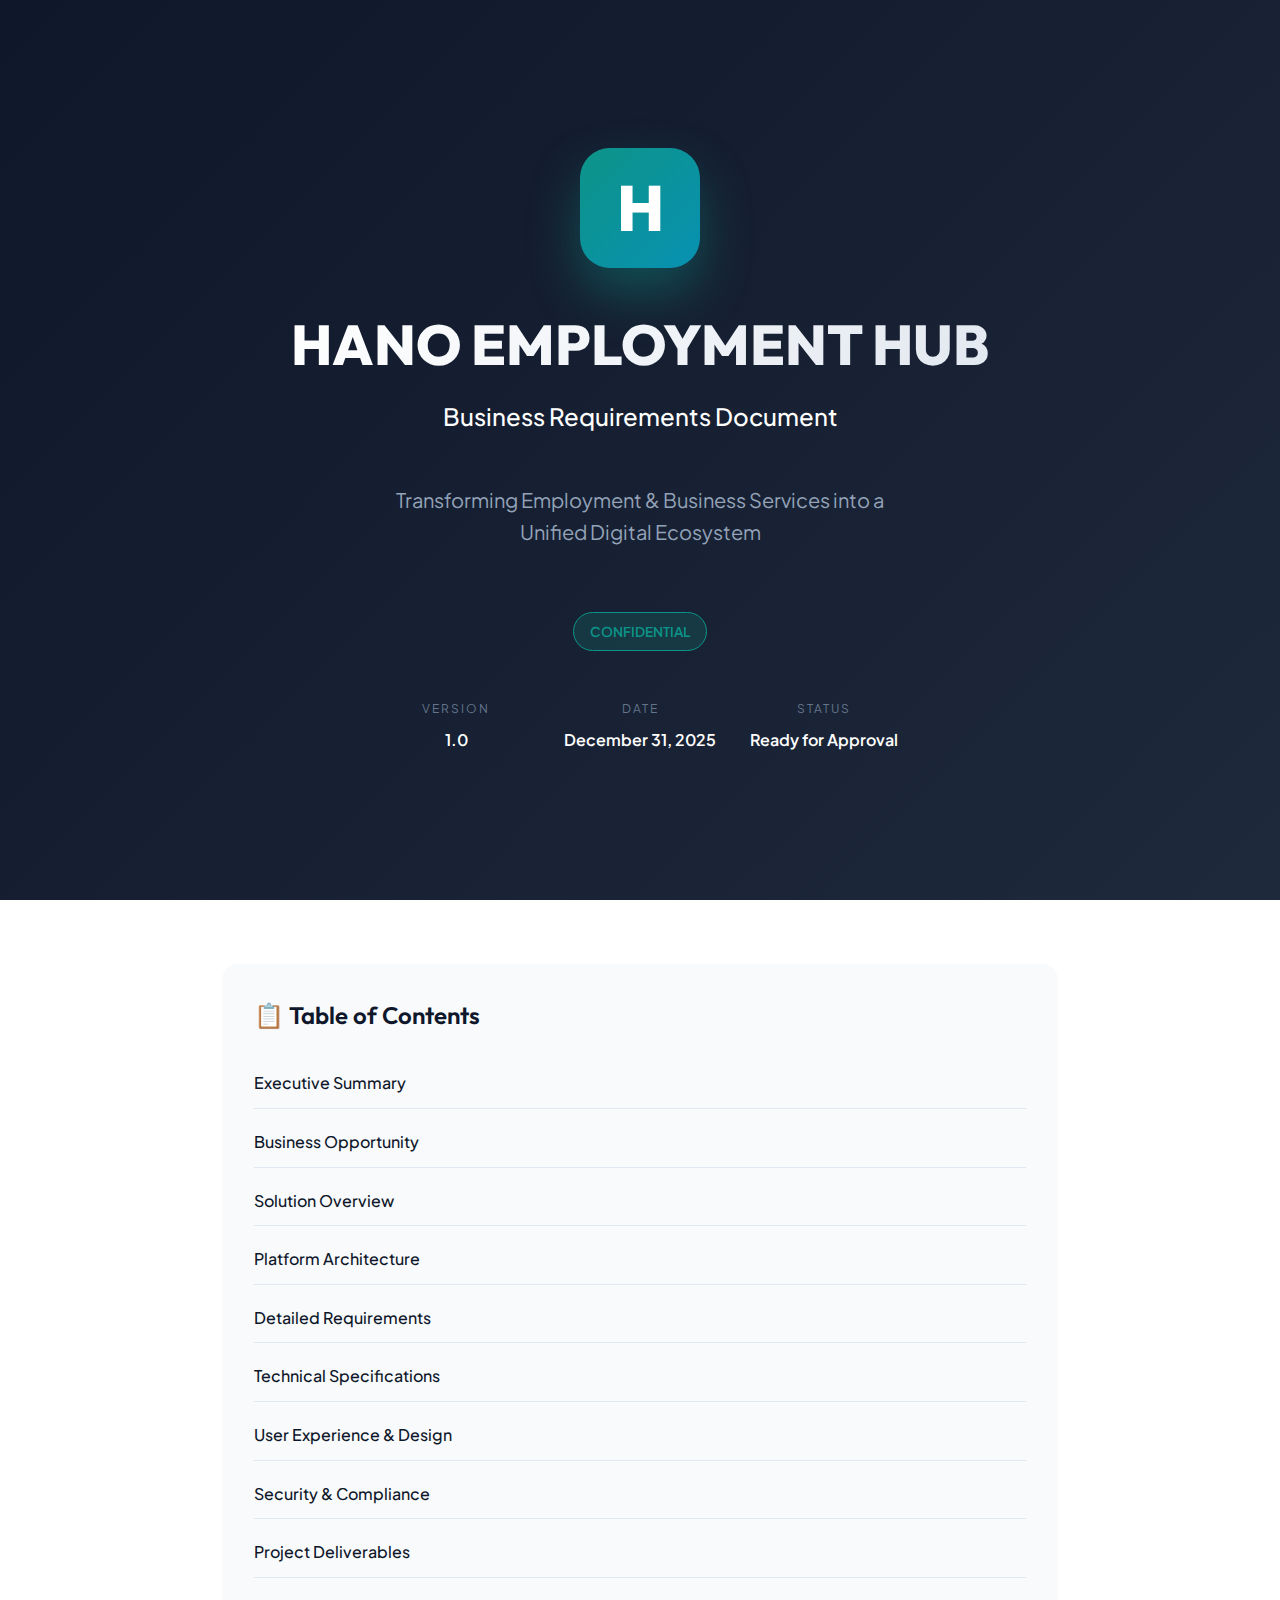
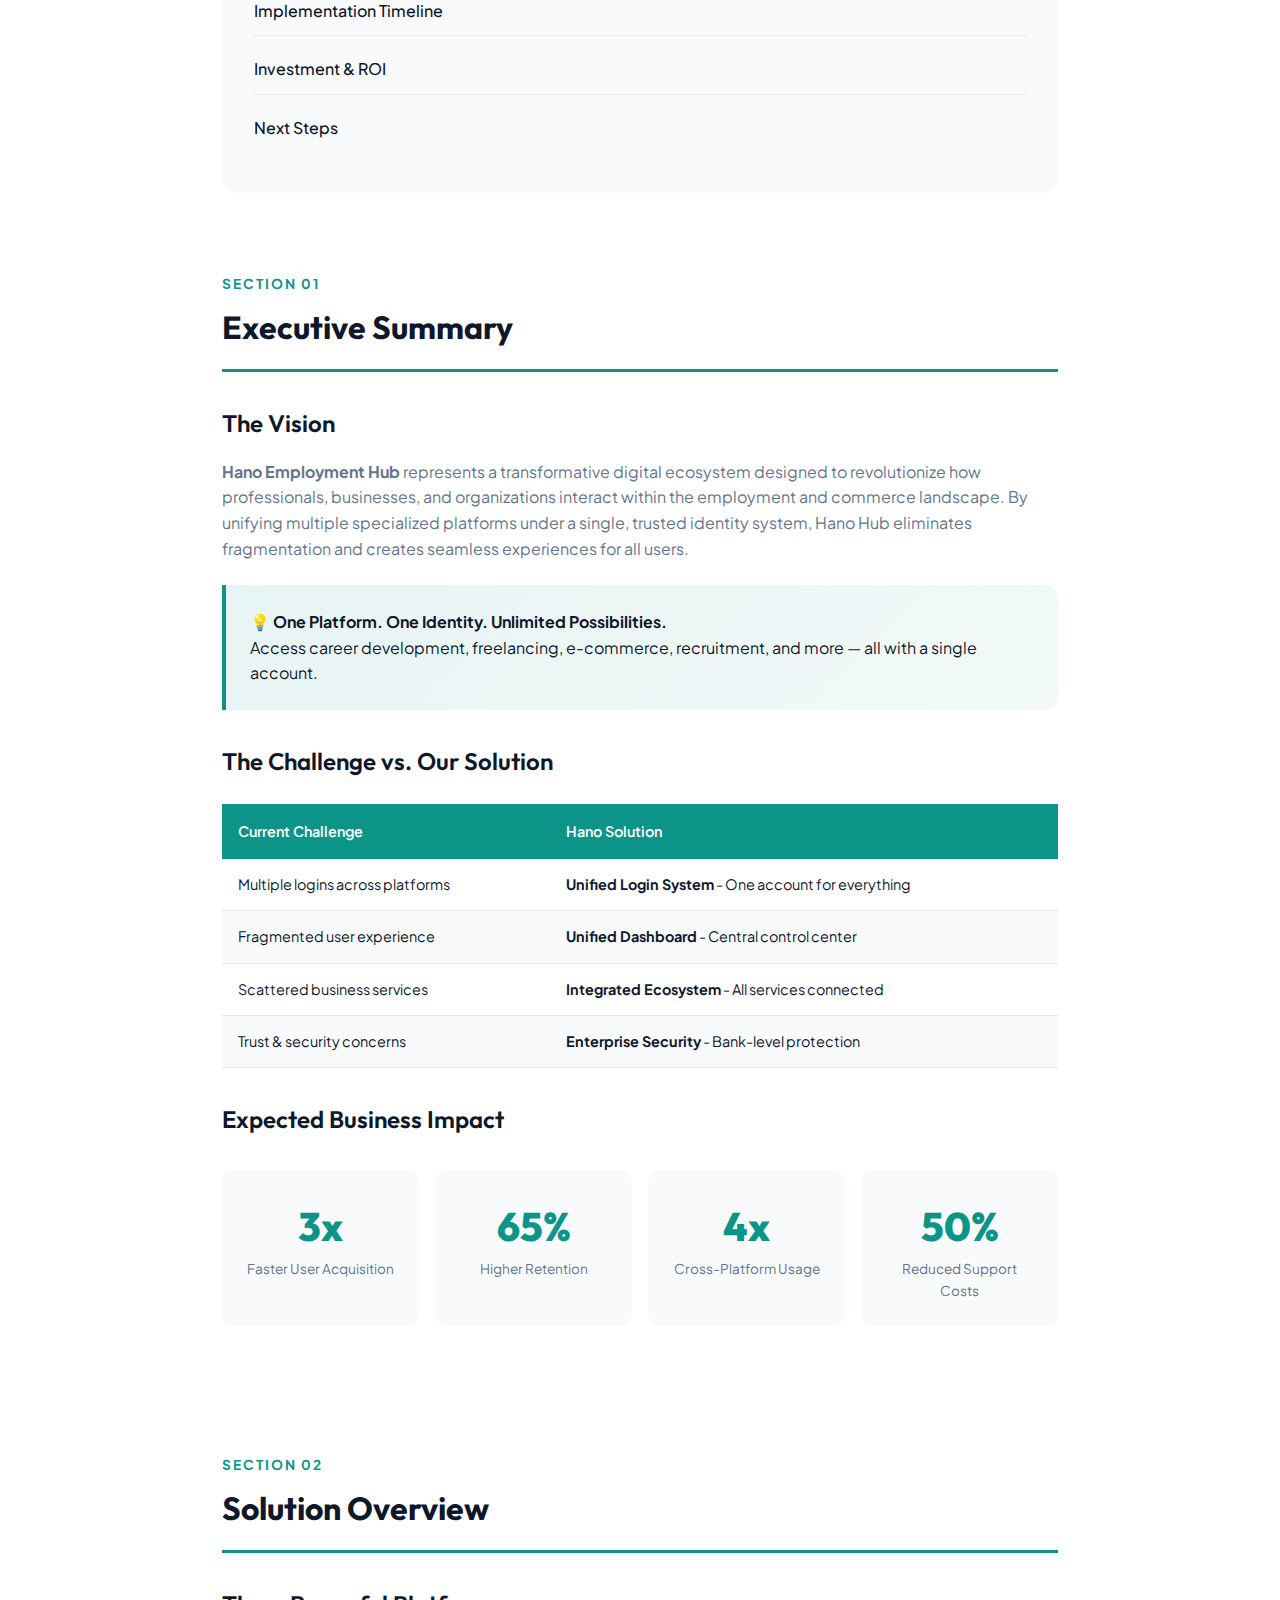
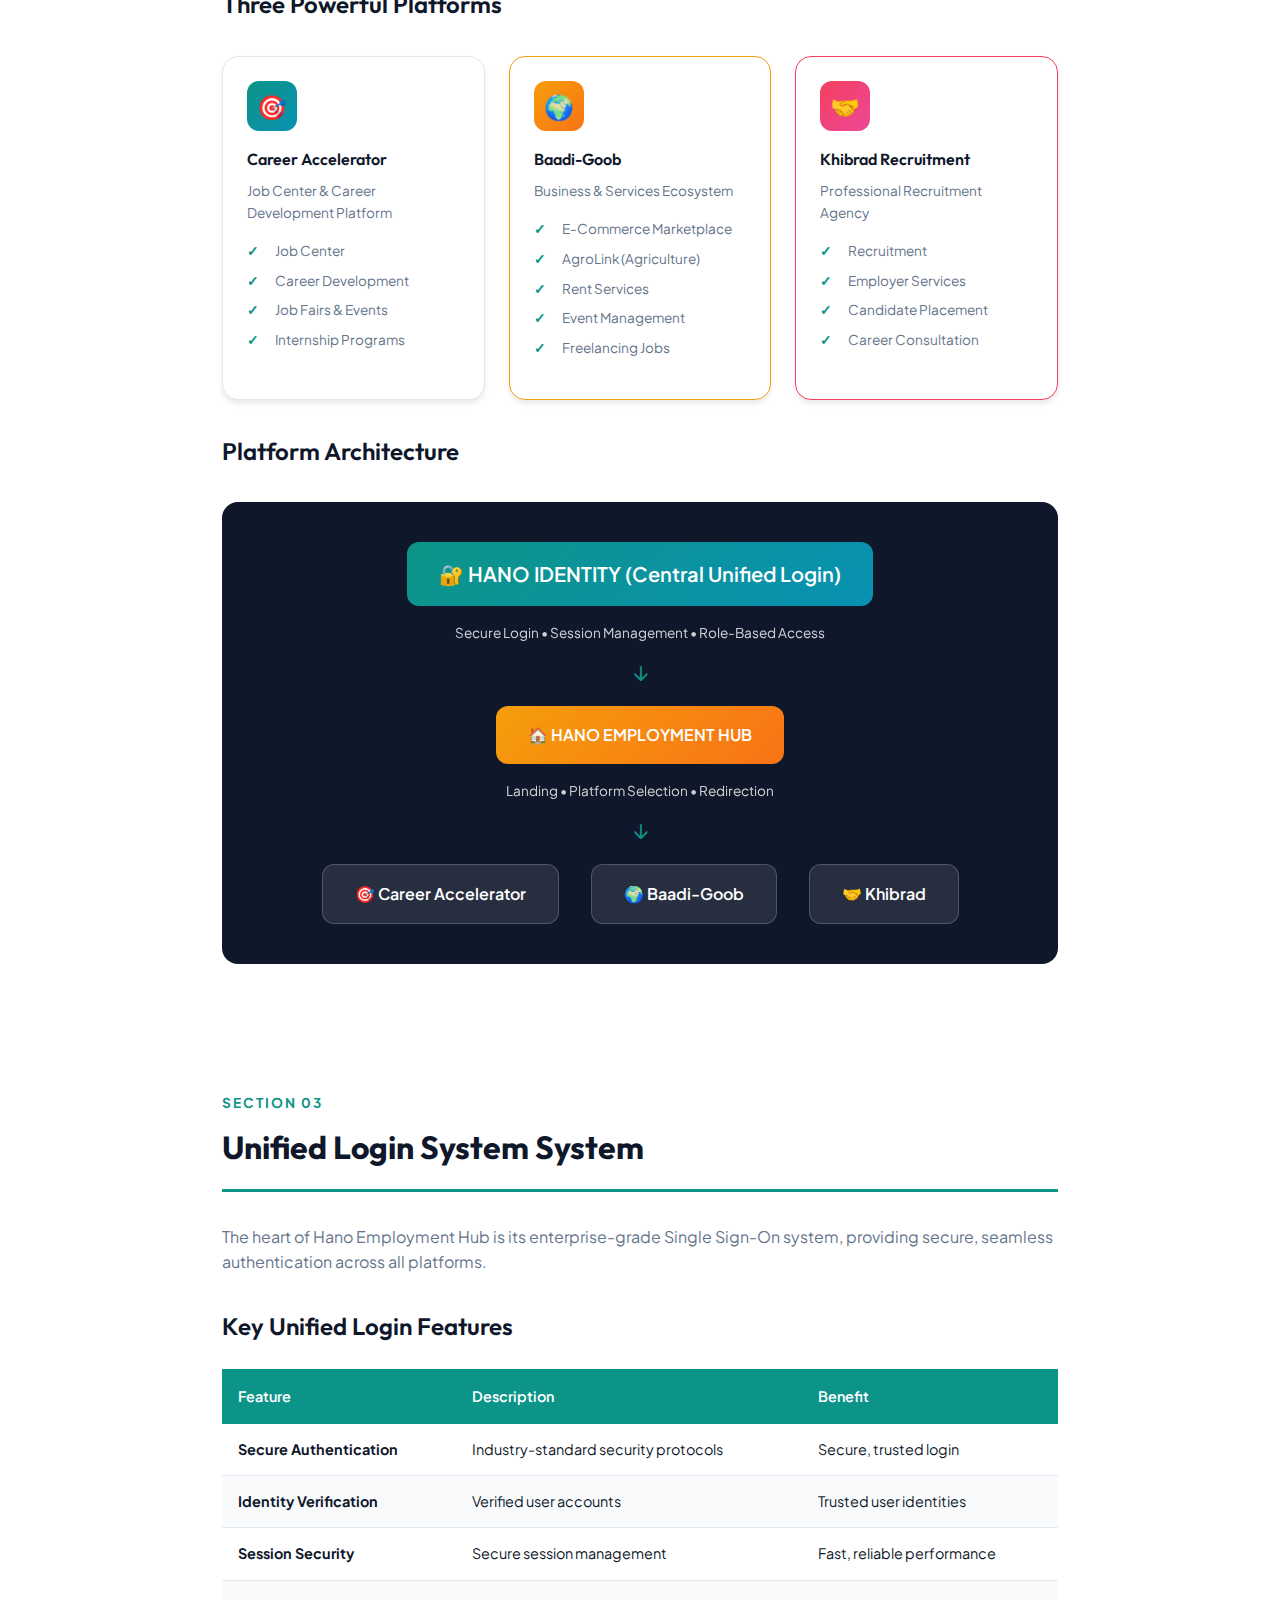
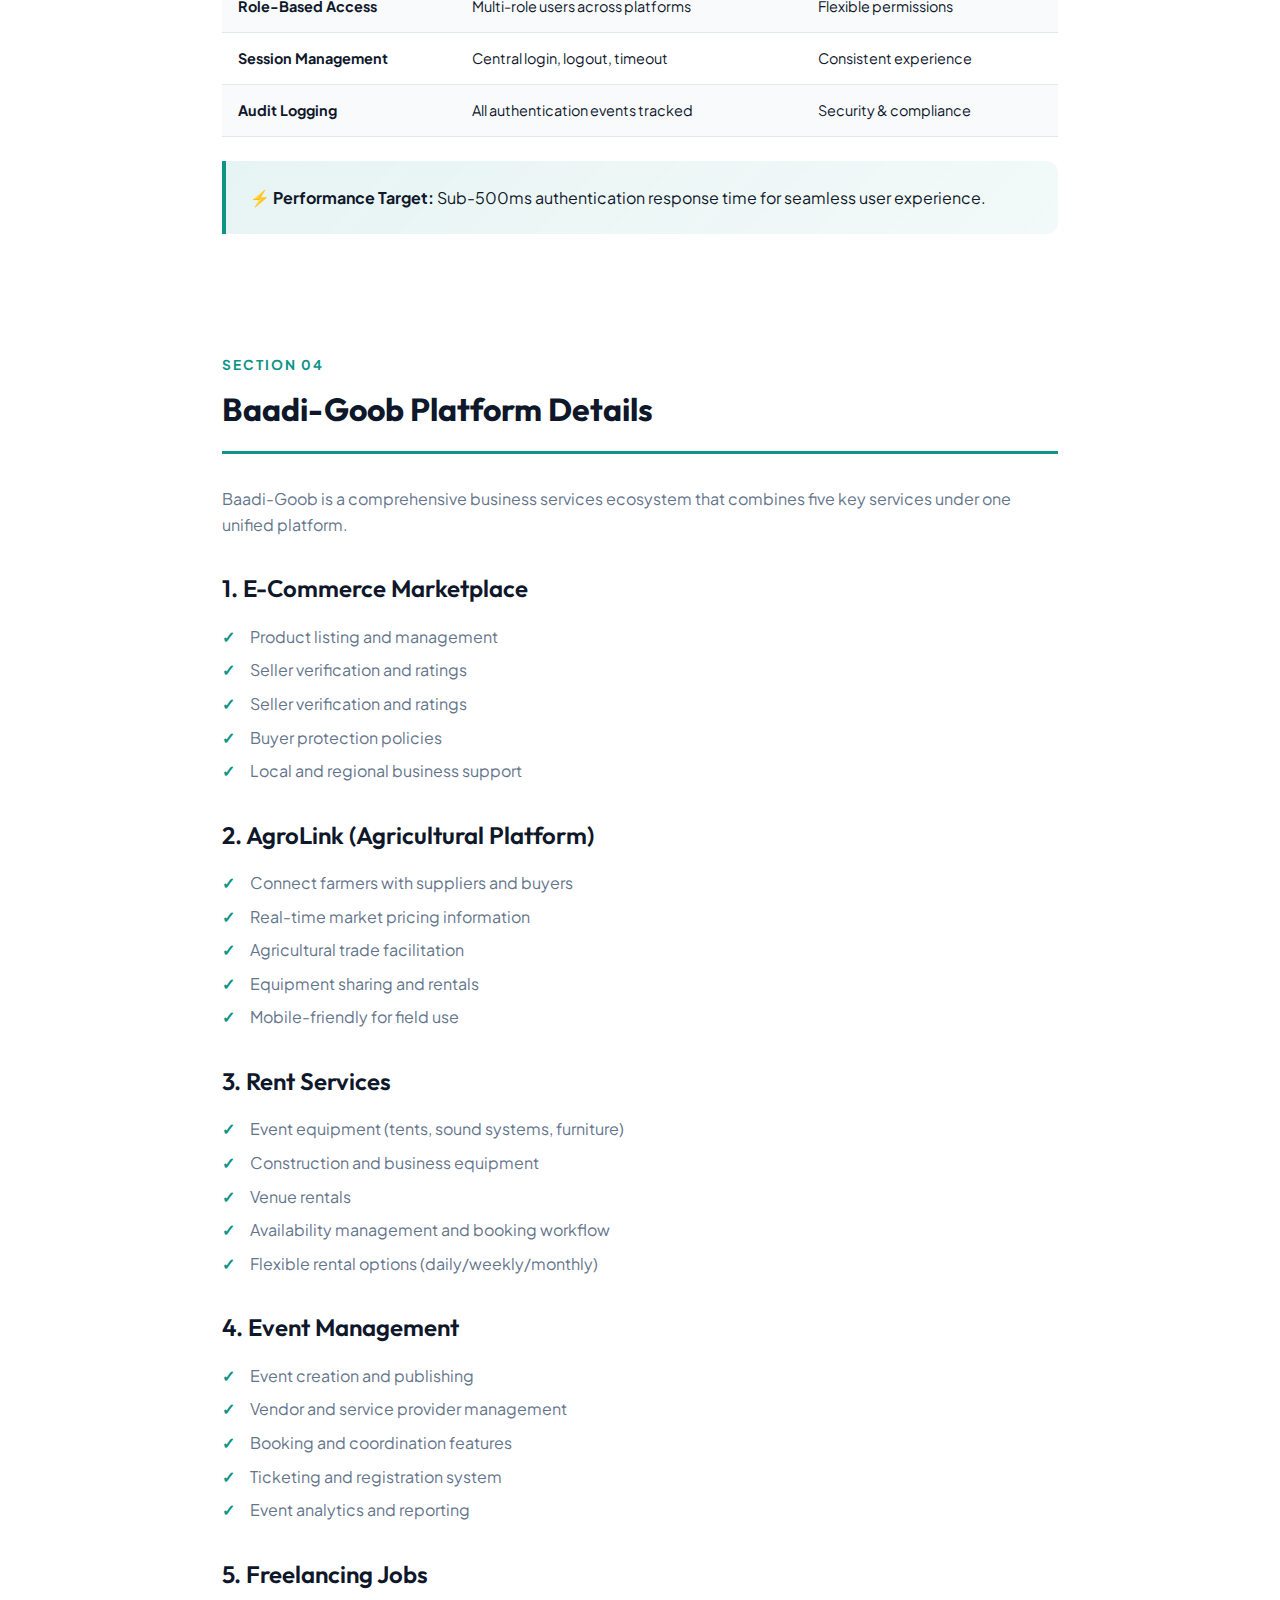
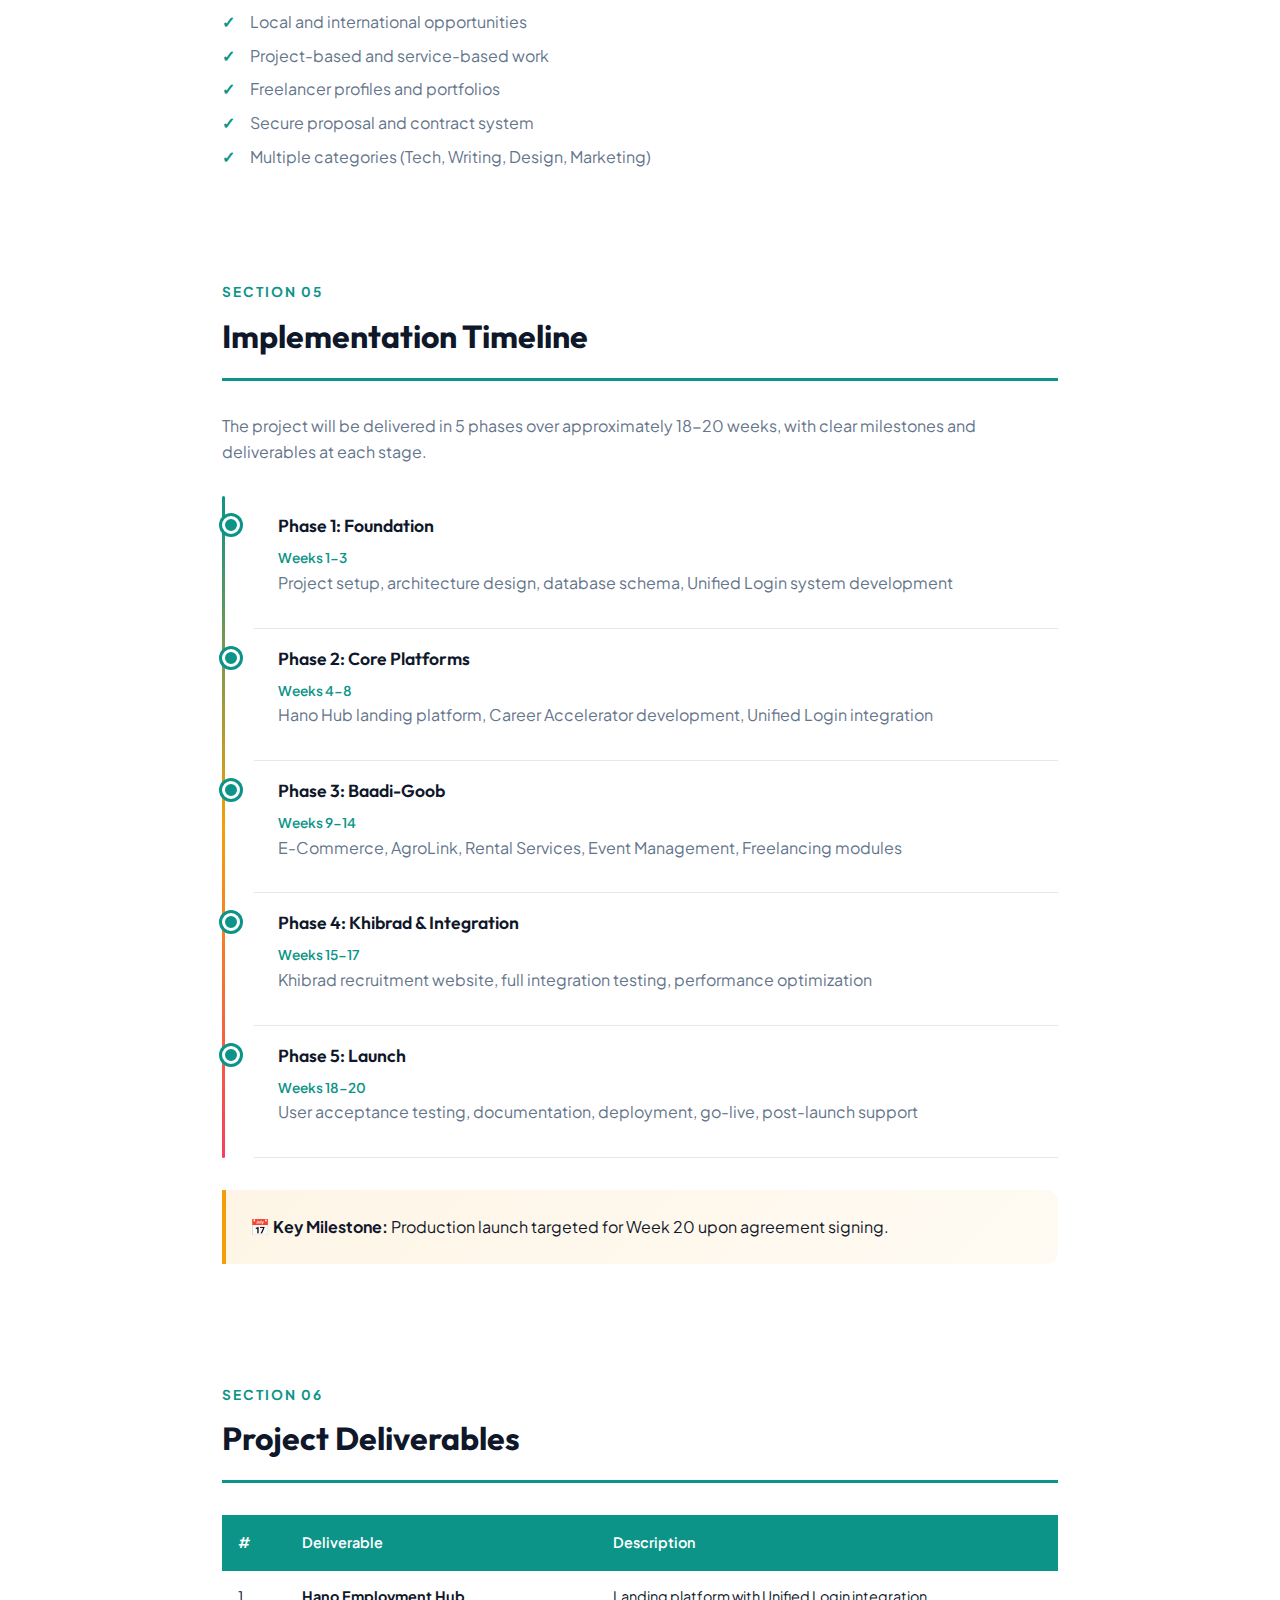
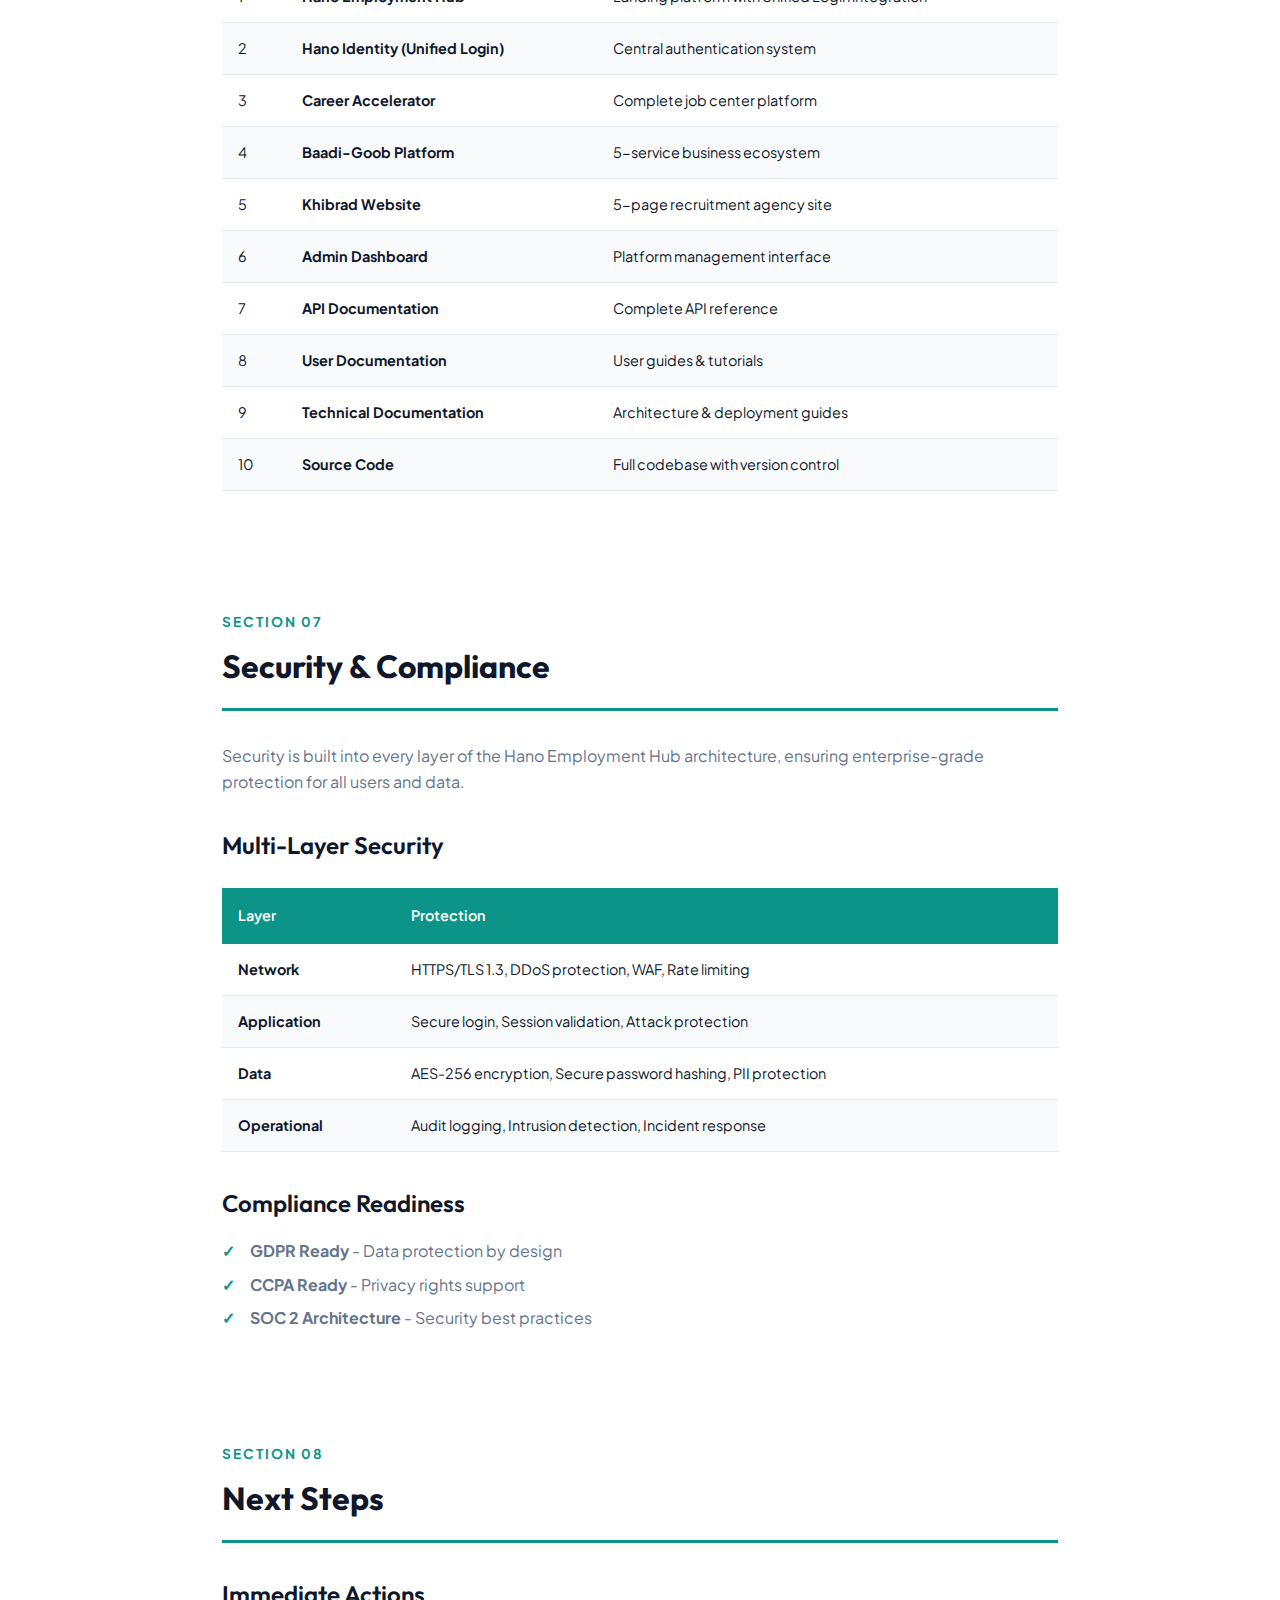
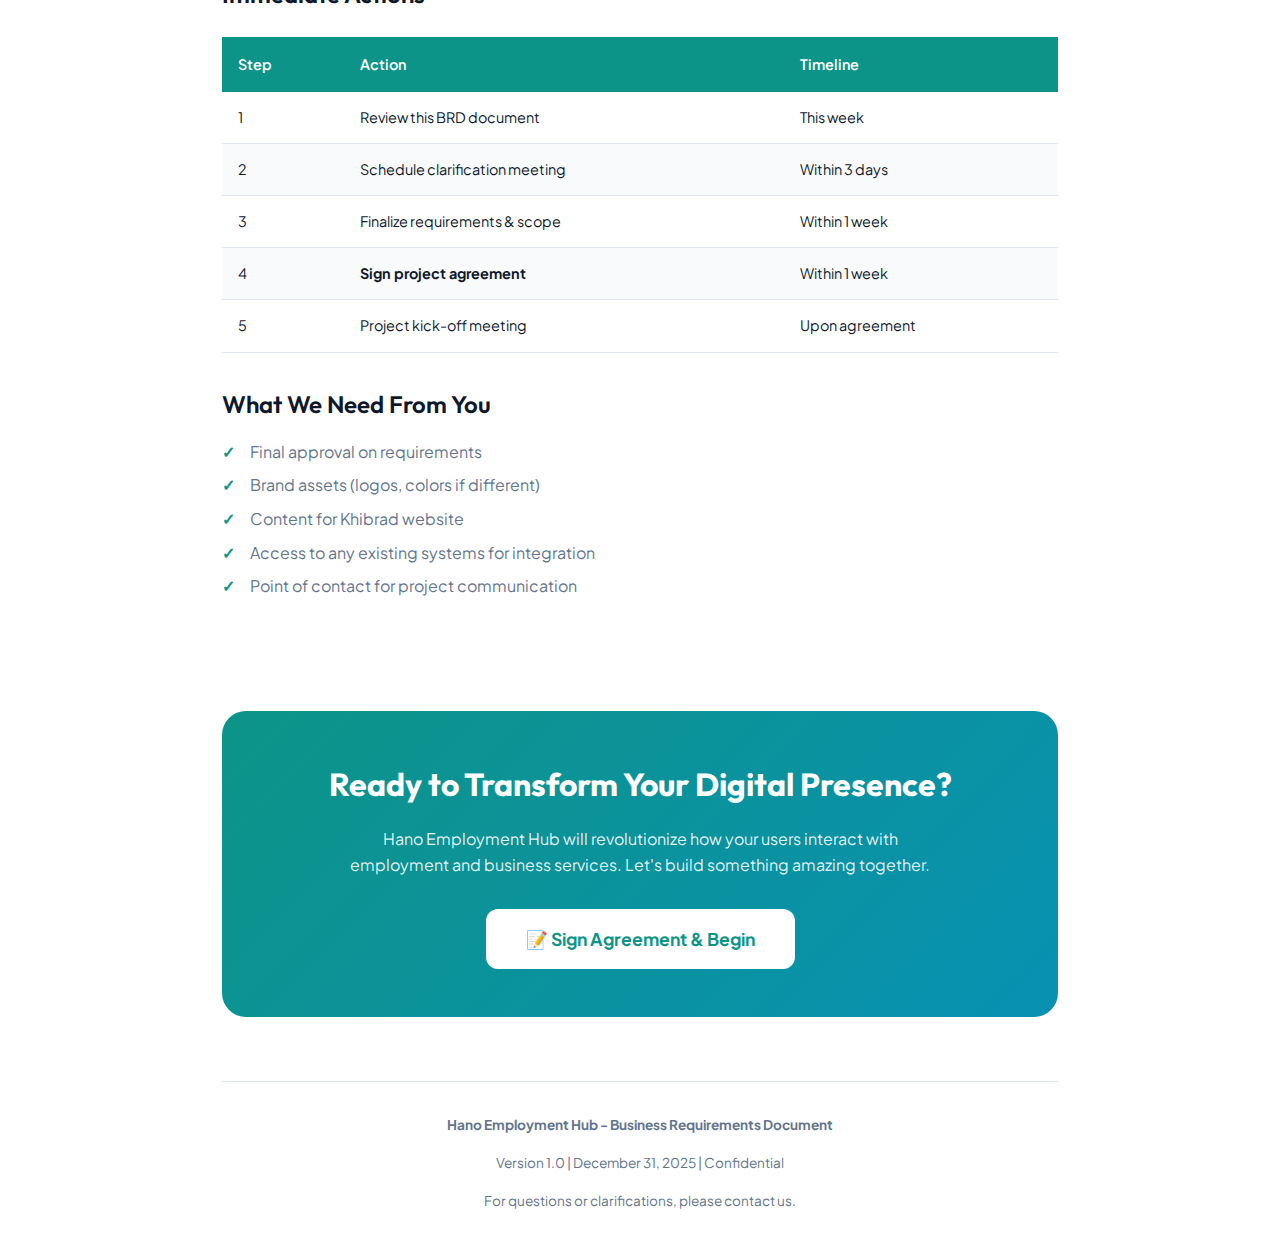
<file: Hano_Employment_Hub_BRD.html>
<!DOCTYPE html>
<html lang="en">
<head>
    <meta charset="UTF-8">
    <meta name="viewport" content="width=device-width, initial-scale=1.0">
    <title>Hano Employment Hub - Business Requirements Document</title>
    <link href="https://fonts.googleapis.com/css2?family=Outfit:wght@400;500;600;700;800&family=Plus+Jakarta+Sans:wght@400;500;600;700&display=swap" rel="stylesheet">
    <style>
        :root {
            --primary: #0D9488;
            --primary-dark: #0F766E;
            --secondary: #F59E0B;
            --accent: #F43F5E;
            --dark: #0F172A;
            --gray: #64748B;
            --gray-light: #94A3B8;
            --light: #F8FAFC;
        }

        * { margin: 0; padding: 0; box-sizing: border-box; }

        @page {
            size: A4;
            margin: 2cm;
        }

        body {
            font-family: 'Plus Jakarta Sans', -apple-system, BlinkMacSystemFont, sans-serif;
            color: var(--dark);
            line-height: 1.6;
            background: white;
        }

        .container {
            max-width: 900px;
            margin: 0 auto;
            padding: 2rem;
        }

        /* Cover Page */
        .cover {
            min-height: 100vh;
            display: flex;
            flex-direction: column;
            justify-content: center;
            align-items: center;
            text-align: center;
            background: linear-gradient(135deg, var(--dark) 0%, #1E293B 100%);
            color: white;
            padding: 4rem 2rem;
            page-break-after: always;
        }

        .cover-logo {
            width: 120px;
            height: 120px;
            background: linear-gradient(135deg, var(--primary), #0891B2);
            border-radius: 30px;
            display: flex;
            align-items: center;
            justify-content: center;
            font-family: 'Outfit', sans-serif;
            font-size: 4rem;
            font-weight: 800;
            margin-bottom: 2rem;
            box-shadow: 0 25px 50px rgba(13, 148, 136, 0.4);
        }

        .cover h1 {
            font-family: 'Outfit', sans-serif;
            font-size: 3.5rem;
            font-weight: 800;
            margin-bottom: 0.5rem;
            background: linear-gradient(135deg, white, #E2E8F0);
            -webkit-background-clip: text;
            -webkit-text-fill-color: transparent;
        }

        .cover .subtitle {
            font-size: 1.5rem;
            color: var(--primary-light);
            margin-bottom: 3rem;
            font-weight: 500;
        }

        .cover .tagline {
            font-size: 1.25rem;
            color: var(--gray-light);
            max-width: 500px;
            margin-bottom: 4rem;
        }

        .cover-info {
            display: grid;
            grid-template-columns: repeat(3, 1fr);
            gap: 2rem;
            margin-top: 2rem;
        }

        .cover-info-item {
            text-align: center;
        }

        .cover-info-item label {
            font-size: 0.75rem;
            text-transform: uppercase;
            letter-spacing: 2px;
            color: var(--gray);
            display: block;
            margin-bottom: 0.5rem;
        }

        .cover-info-item span {
            font-weight: 600;
            color: white;
        }

        .badge {
            display: inline-block;
            padding: 0.5rem 1rem;
            background: rgba(13, 148, 136, 0.2);
            color: var(--primary);
            border-radius: 50px;
            font-size: 0.85rem;
            font-weight: 600;
            margin-bottom: 1rem;
            border: 1px solid var(--primary);
        }

        /* Section Styles */
        .section {
            padding: 3rem 0;
            page-break-inside: avoid;
        }

        .section-header {
            margin-bottom: 2rem;
            padding-bottom: 1rem;
            border-bottom: 3px solid var(--primary);
        }

        .section-number {
            font-size: 0.85rem;
            font-weight: 700;
            color: var(--primary);
            text-transform: uppercase;
            letter-spacing: 2px;
            margin-bottom: 0.5rem;
        }

        h2 {
            font-family: 'Outfit', sans-serif;
            font-size: 2rem;
            font-weight: 700;
            color: var(--dark);
        }

        h3 {
            font-family: 'Outfit', sans-serif;
            font-size: 1.5rem;
            font-weight: 600;
            color: var(--dark);
            margin: 2rem 0 1rem;
        }

        h4 {
            font-family: 'Outfit', sans-serif;
            font-size: 1.1rem;
            font-weight: 600;
            color: var(--dark);
            margin: 1.5rem 0 0.75rem;
        }

        p {
            margin-bottom: 1rem;
            color: var(--gray);
        }

        /* Tables */
        table {
            width: 100%;
            border-collapse: collapse;
            margin: 1.5rem 0;
            font-size: 0.9rem;
        }

        th {
            background: var(--primary);
            color: white;
            padding: 1rem;
            text-align: left;
            font-weight: 600;
        }

        td {
            padding: 0.875rem 1rem;
            border-bottom: 1px solid #E2E8F0;
        }

        tr:nth-child(even) {
            background: var(--light);
        }

        /* Info Boxes */
        .info-box {
            background: linear-gradient(135deg, rgba(13, 148, 136, 0.1), rgba(13, 148, 136, 0.05));
            border-left: 4px solid var(--primary);
            padding: 1.5rem;
            border-radius: 0 12px 12px 0;
            margin: 1.5rem 0;
        }

        .info-box.warning {
            background: linear-gradient(135deg, rgba(245, 158, 11, 0.1), rgba(245, 158, 11, 0.05));
            border-left-color: var(--secondary);
        }

        .info-box.highlight {
            background: linear-gradient(135deg, rgba(244, 63, 94, 0.1), rgba(244, 63, 94, 0.05));
            border-left-color: var(--accent);
        }

        /* Cards */
        .card-grid {
            display: grid;
            grid-template-columns: repeat(3, 1fr);
            gap: 1.5rem;
            margin: 2rem 0;
        }

        .card {
            background: white;
            border: 1px solid #E2E8F0;
            border-radius: 16px;
            padding: 1.5rem;
            box-shadow: 0 4px 6px -1px rgba(0, 0, 0, 0.1);
        }

        .card-icon {
            width: 50px;
            height: 50px;
            background: linear-gradient(135deg, var(--primary), #0891B2);
            border-radius: 12px;
            display: flex;
            align-items: center;
            justify-content: center;
            font-size: 1.5rem;
            margin-bottom: 1rem;
        }

        .card h4 {
            margin: 0 0 0.5rem;
            font-size: 1rem;
        }

        .card p {
            font-size: 0.85rem;
            margin: 0;
        }

        /* Architecture Diagram */
        .architecture {
            background: var(--dark);
            color: white;
            padding: 2rem;
            border-radius: 16px;
            margin: 2rem 0;
            text-align: center;
        }

        .arch-box {
            display: inline-block;
            padding: 1rem 2rem;
            border-radius: 12px;
            margin: 0.5rem;
            font-weight: 600;
        }

        .arch-sso {
            background: linear-gradient(135deg, var(--primary), #0891B2);
            font-size: 1.25rem;
        }

        .arch-hub {
            background: linear-gradient(135deg, var(--secondary), #F97316);
        }

        .arch-platform {
            background: rgba(255, 255, 255, 0.1);
            border: 1px solid rgba(255, 255, 255, 0.2);
        }

        .arch-arrow {
            display: block;
            font-size: 1.5rem;
            margin: 0.5rem 0;
            color: var(--primary);
        }

        /* Lists */
        ul, ol {
            margin: 1rem 0 1rem 2rem;
            color: var(--gray);
        }

        li {
            margin-bottom: 0.5rem;
        }

        .check-list {
            list-style: none;
            margin-left: 0;
        }

        .check-list li {
            padding-left: 1.75rem;
            position: relative;
        }

        .check-list li::before {
            content: "✓";
            position: absolute;
            left: 0;
            color: var(--primary);
            font-weight: bold;
        }

        /* Timeline */
        .timeline {
            position: relative;
            padding-left: 2rem;
            margin: 2rem 0;
        }

        .timeline::before {
            content: '';
            position: absolute;
            left: 0;
            top: 0;
            bottom: 0;
            width: 3px;
            background: linear-gradient(to bottom, var(--primary), var(--secondary), var(--accent));
            border-radius: 2px;
        }

        .timeline-item {
            position: relative;
            padding: 1rem 0 1rem 1.5rem;
            border-bottom: 1px solid #E2E8F0;
        }

        .timeline-item::before {
            content: '';
            position: absolute;
            left: -2rem;
            top: 1.25rem;
            width: 12px;
            height: 12px;
            background: var(--primary);
            border-radius: 50%;
            border: 3px solid white;
            box-shadow: 0 0 0 3px var(--primary);
        }

        .timeline-item h4 {
            margin: 0 0 0.25rem;
            color: var(--dark);
        }

        .timeline-item .duration {
            font-size: 0.85rem;
            color: var(--primary);
            font-weight: 600;
        }

        /* Stats */
        .stats-grid {
            display: grid;
            grid-template-columns: repeat(4, 1fr);
            gap: 1rem;
            margin: 2rem 0;
        }

        .stat-card {
            text-align: center;
            padding: 1.5rem;
            background: var(--light);
            border-radius: 12px;
        }

        .stat-card .number {
            font-family: 'Outfit', sans-serif;
            font-size: 2.5rem;
            font-weight: 800;
            color: var(--primary);
        }

        .stat-card .label {
            font-size: 0.85rem;
            color: var(--gray);
        }

        /* CTA Section */
        .cta-section {
            background: linear-gradient(135deg, var(--primary), #0891B2);
            color: white;
            padding: 3rem;
            border-radius: 24px;
            text-align: center;
            margin: 3rem 0;
        }

        .cta-section h2 {
            color: white;
            margin-bottom: 1rem;
        }

        .cta-section p {
            color: rgba(255, 255, 255, 0.9);
            max-width: 600px;
            margin: 0 auto 2rem;
        }

        .cta-button {
            display: inline-block;
            padding: 1rem 2.5rem;
            background: white;
            color: var(--primary);
            font-weight: 700;
            font-size: 1.1rem;
            border-radius: 12px;
            text-decoration: none;
        }

        /* TOC */
        .toc {
            background: var(--light);
            padding: 2rem;
            border-radius: 16px;
            margin: 2rem 0;
        }

        .toc h3 {
            margin-top: 0;
            margin-bottom: 1.5rem;
        }

        .toc-list {
            list-style: none;
            margin: 0;
            padding: 0;
        }

        .toc-list li {
            padding: 0.75rem 0;
            border-bottom: 1px solid #E2E8F0;
            display: flex;
            justify-content: space-between;
        }

        .toc-list li:last-child {
            border-bottom: none;
        }

        .toc-list a {
            color: var(--dark);
            text-decoration: none;
            font-weight: 500;
        }

        .toc-list .page {
            color: var(--gray);
        }

        /* Page Break */
        .page-break {
            page-break-after: always;
        }

        /* Footer */
        .doc-footer {
            margin-top: 4rem;
            padding-top: 2rem;
            border-top: 1px solid #E2E8F0;
            text-align: center;
            color: var(--gray);
            font-size: 0.85rem;
        }

        /* Print Styles */
        @media print {
            body { font-size: 11pt; }
            .container { max-width: 100%; padding: 0; }
            .cover { min-height: auto; padding: 3cm 2cm; }
            .no-print { display: none; }
        }
    </style>
</head>
<body>
    <!-- Cover Page -->
    <div class="cover">
        <div class="cover-logo">H</div>
        <h1>HANO EMPLOYMENT HUB</h1>
        <p class="subtitle">Business Requirements Document</p>
        <p class="tagline">Transforming Employment & Business Services into a Unified Digital Ecosystem</p>
        
        <div class="badge">CONFIDENTIAL</div>
        
        <div class="cover-info">
            <div class="cover-info-item">
                <label>Version</label>
                <span>1.0</span>
            </div>
            <div class="cover-info-item">
                <label>Date</label>
                <span>December 31, 2025</span>
            </div>
            <div class="cover-info-item">
                <label>Status</label>
                <span>Ready for Approval</span>
            </div>
        </div>
    </div>

    <div class="container">
        <!-- Table of Contents -->
        <div class="toc">
            <h3>📋 Table of Contents</h3>
            <ol class="toc-list">
                <li><a href="#exec">Executive Summary</a></li>
                <li><a href="#opportunity">Business Opportunity</a></li>
                <li><a href="#solution">Solution Overview</a></li>
                <li><a href="#architecture">Platform Architecture</a></li>
                <li><a href="#requirements">Detailed Requirements</a></li>
                <li><a href="#technical">Technical Specifications</a></li>
                <li><a href="#design">User Experience & Design</a></li>
                <li><a href="#security">Security & Compliance</a></li>
                <li><a href="#deliverables">Project Deliverables</a></li>
                <li><a href="#timeline">Implementation Timeline</a></li>
                <li><a href="#investment">Investment & ROI</a></li>
                <li><a href="#next">Next Steps</a></li>
            </ol>
        </div>

        <div class="page-break"></div>

        <!-- Executive Summary -->
        <section class="section" id="exec">
            <div class="section-header">
                <div class="section-number">Section 01</div>
                <h2>Executive Summary</h2>
            </div>

            <h3>The Vision</h3>
            <p><strong>Hano Employment Hub</strong> represents a transformative digital ecosystem designed to revolutionize how professionals, businesses, and organizations interact within the employment and commerce landscape. By unifying multiple specialized platforms under a single, trusted identity system, Hano Hub eliminates fragmentation and creates seamless experiences for all users.</p>

            <div class="info-box">
                <strong>💡 One Platform. One Identity. Unlimited Possibilities.</strong><br>
                Access career development, freelancing, e-commerce, recruitment, and more — all with a single account.
            </div>

            <h3>The Challenge vs. Our Solution</h3>
            <table>
                <thead>
                    <tr>
                        <th>Current Challenge</th>
                        <th>Hano Solution</th>
                    </tr>
                </thead>
                <tbody>
                    <tr>
                        <td>Multiple logins across platforms</td>
                        <td><strong>Unified Login System</strong> - One account for everything</td>
                    </tr>
                    <tr>
                        <td>Fragmented user experience</td>
                        <td><strong>Unified Dashboard</strong> - Central control center</td>
                    </tr>
                    <tr>
                        <td>Scattered business services</td>
                        <td><strong>Integrated Ecosystem</strong> - All services connected</td>
                    </tr>
                    <tr>
                        <td>Trust & security concerns</td>
                        <td><strong>Enterprise Security</strong> - Bank-level protection</td>
                    </tr>
                </tbody>
            </table>

            <h3>Expected Business Impact</h3>
            <div class="stats-grid">
                <div class="stat-card">
                    <div class="number">3x</div>
                    <div class="label">Faster User Acquisition</div>
                </div>
                <div class="stat-card">
                    <div class="number">65%</div>
                    <div class="label">Higher Retention</div>
                </div>
                <div class="stat-card">
                    <div class="number">4x</div>
                    <div class="label">Cross-Platform Usage</div>
                </div>
                <div class="stat-card">
                    <div class="number">50%</div>
                    <div class="label">Reduced Support Costs</div>
                </div>
            </div>
        </section>

        <div class="page-break"></div>

        <!-- Solution Overview -->
        <section class="section" id="solution">
            <div class="section-header">
                <div class="section-number">Section 02</div>
                <h2>Solution Overview</h2>
            </div>

            <h3>Three Powerful Platforms</h3>
            <div class="card-grid">
                <div class="card">
                    <div class="card-icon">🎯</div>
                    <h4>Career Accelerator</h4>
                    <p>Job Center & Career Development Platform</p>
                    <ul class="check-list" style="font-size: 0.85rem; margin-top: 1rem;">
                        <li>Job Center</li>
                        <li>Career Development</li>
                        <li>Job Fairs & Events</li>
                        <li>Internship Programs</li>
                    </ul>
                </div>
                <div class="card" style="border-color: var(--secondary);">
                    <div class="card-icon" style="background: linear-gradient(135deg, var(--secondary), #F97316);">🌍</div>
                    <h4>Baadi-Goob</h4>
                    <p>Business & Services Ecosystem</p>
                    <ul class="check-list" style="font-size: 0.85rem; margin-top: 1rem;">
                        <li>E-Commerce Marketplace</li>
                        <li>AgroLink (Agriculture)</li>
                        <li>Rent Services</li>
                        <li>Event Management</li>
                        <li>Freelancing Jobs</li>
                    </ul>
                </div>
                <div class="card" style="border-color: var(--accent);">
                    <div class="card-icon" style="background: linear-gradient(135deg, var(--accent), #EC4899);">🤝</div>
                    <h4>Khibrad Recruitment</h4>
                    <p>Professional Recruitment Agency</p>
                    <ul class="check-list" style="font-size: 0.85rem; margin-top: 1rem;">
                        <li>Recruitment</li>
                        <li>Employer Services</li>
                        <li>Candidate Placement</li>
                        <li>Career Consultation</li>
                    </ul>
                </div>
            </div>

            <h3>Platform Architecture</h3>
            <div class="architecture">
                <div class="arch-box arch-sso">🔐 HANO IDENTITY (Central Unified Login)</div>
                <div style="font-size: 0.85rem; opacity: 0.8; margin: 0.5rem 0;">Secure Login • Session Management • Role-Based Access</div>
                <span class="arch-arrow">↓</span>
                <div class="arch-box arch-hub">🏠 HANO EMPLOYMENT HUB</div>
                <div style="font-size: 0.85rem; opacity: 0.8; margin: 0.5rem 0;">Landing • Platform Selection • Redirection</div>
                <span class="arch-arrow">↓</span>
                <div style="display: flex; justify-content: center; gap: 1rem; flex-wrap: wrap;">
                    <div class="arch-box arch-platform">🎯 Career Accelerator</div>
                    <div class="arch-box arch-platform">🌍 Baadi-Goob</div>
                    <div class="arch-box arch-platform">🤝 Khibrad</div>
                </div>
            </div>
        </section>

        <div class="page-break"></div>

        <!-- Unified Login Features -->
        <section class="section" id="sso">
            <div class="section-header">
                <div class="section-number">Section 03</div>
                <h2>Unified Login System System</h2>
            </div>

            <p>The heart of Hano Employment Hub is its enterprise-grade Single Sign-On system, providing secure, seamless authentication across all platforms.</p>

            <h3>Key Unified Login Features</h3>
            <table>
                <thead>
                    <tr>
                        <th>Feature</th>
                        <th>Description</th>
                        <th>Benefit</th>
                    </tr>
                </thead>
                <tbody>
                    <tr>
                        <td><strong>Secure Authentication</strong></td>
                        <td>Industry-standard security protocols</td>
                        <td>Secure, trusted login</td>
                    </tr>
                    <tr>
                        <td><strong>Identity Verification</strong></td>
                        <td>Verified user accounts</td>
                        <td>Trusted user identities</td>
                    </tr>
                    <tr>
                        <td><strong>Session Security</strong></td>
                        <td>Secure session management</td>
                        <td>Fast, reliable performance</td>
                    </tr>
                    <tr>
                        <td><strong>Role-Based Access</strong></td>
                        <td>Multi-role users across platforms</td>
                        <td>Flexible permissions</td>
                    </tr>
                    <tr>
                        <td><strong>Session Management</strong></td>
                        <td>Central login, logout, timeout</td>
                        <td>Consistent experience</td>
                    </tr>
                    <tr>
                        <td><strong>Audit Logging</strong></td>
                        <td>All authentication events tracked</td>
                        <td>Security & compliance</td>
                    </tr>
                </tbody>
            </table>

            <div class="info-box">
                <strong>⚡ Performance Target:</strong> Sub-500ms authentication response time for seamless user experience.
            </div>
        </section>

        <div class="page-break"></div>

        <!-- Baadi-Goob Details -->
        <section class="section" id="baadi">
            <div class="section-header">
                <div class="section-number">Section 04</div>
                <h2>Baadi-Goob Platform Details</h2>
            </div>

            <p>Baadi-Goob is a comprehensive business services ecosystem that combines five key services under one unified platform.</p>

            <h3>1. E-Commerce Marketplace</h3>
            <ul class="check-list">
                <li>Product listing and management</li>
                <li>Seller verification and ratings</li>
                <li>Seller verification and ratings</li>
                <li>Buyer protection policies</li>
                <li>Local and regional business support</li>
            </ul>

            <h3>2. AgroLink (Agricultural Platform)</h3>
            <ul class="check-list">
                <li>Connect farmers with suppliers and buyers</li>
                <li>Real-time market pricing information</li>
                <li>Agricultural trade facilitation</li>
                <li>Equipment sharing and rentals</li>
                <li>Mobile-friendly for field use</li>
            </ul>

            <h3>3. Rent Services</h3>
            <ul class="check-list">
                <li>Event equipment (tents, sound systems, furniture)</li>
                <li>Construction and business equipment</li>
                <li>Venue rentals</li>
                <li>Availability management and booking workflow</li>
                <li>Flexible rental options (daily/weekly/monthly)</li>
            </ul>

            <h3>4. Event Management</h3>
            <ul class="check-list">
                <li>Event creation and publishing</li>
                <li>Vendor and service provider management</li>
                <li>Booking and coordination features</li>
                <li>Ticketing and registration system</li>
                <li>Event analytics and reporting</li>
            </ul>

            <h3>5. Freelancing Jobs</h3>
            <ul class="check-list">
                <li>Local and international opportunities</li>
                <li>Project-based and service-based work</li>
                <li>Freelancer profiles and portfolios</li>
                <li>Secure proposal and contract system</li>
                <li>Multiple categories (Tech, Writing, Design, Marketing)</li>
            </ul>
        </section>

        <div class="page-break"></div>

        <!-- Timeline -->
        <section class="section" id="timeline">
            <div class="section-header">
                <div class="section-number">Section 05</div>
                <h2>Implementation Timeline</h2>
            </div>

            <p>The project will be delivered in 5 phases over approximately 18-20 weeks, with clear milestones and deliverables at each stage.</p>

            <div class="timeline">
                <div class="timeline-item">
                    <h4>Phase 1: Foundation</h4>
                    <span class="duration">Weeks 1-3</span>
                    <p>Project setup, architecture design, database schema, Unified Login system development</p>
                </div>
                <div class="timeline-item">
                    <h4>Phase 2: Core Platforms</h4>
                    <span class="duration">Weeks 4-8</span>
                    <p>Hano Hub landing platform, Career Accelerator development, Unified Login integration</p>
                </div>
                <div class="timeline-item">
                    <h4>Phase 3: Baadi-Goob</h4>
                    <span class="duration">Weeks 9-14</span>
                    <p>E-Commerce, AgroLink, Rental Services, Event Management, Freelancing modules</p>
                </div>
                <div class="timeline-item">
                    <h4>Phase 4: Khibrad & Integration</h4>
                    <span class="duration">Weeks 15-17</span>
                    <p>Khibrad recruitment website, full integration testing, performance optimization</p>
                </div>
                <div class="timeline-item">
                    <h4>Phase 5: Launch</h4>
                    <span class="duration">Weeks 18-20</span>
                    <p>User acceptance testing, documentation, deployment, go-live, post-launch support</p>
                </div>
            </div>

            <div class="info-box warning">
                <strong>📅 Key Milestone:</strong> Production launch targeted for Week 20 upon agreement signing.
            </div>
        </section>

        <div class="page-break"></div>

        <!-- Deliverables -->
        <section class="section" id="deliverables">
            <div class="section-header">
                <div class="section-number">Section 06</div>
                <h2>Project Deliverables</h2>
            </div>

            <table>
                <thead>
                    <tr>
                        <th>#</th>
                        <th>Deliverable</th>
                        <th>Description</th>
                    </tr>
                </thead>
                <tbody>
                    <tr>
                        <td>1</td>
                        <td><strong>Hano Employment Hub</strong></td>
                        <td>Landing platform with Unified Login integration</td>
                    </tr>
                    <tr>
                        <td>2</td>
                        <td><strong>Hano Identity (Unified Login)</strong></td>
                        <td>Central authentication system</td>
                    </tr>
                    <tr>
                        <td>3</td>
                        <td><strong>Career Accelerator</strong></td>
                        <td>Complete job center platform</td>
                    </tr>
                    <tr>
                        <td>4</td>
                        <td><strong>Baadi-Goob Platform</strong></td>
                        <td>5-service business ecosystem</td>
                    </tr>
                    <tr>
                        <td>5</td>
                        <td><strong>Khibrad Website</strong></td>
                        <td>5-page recruitment agency site</td>
                    </tr>
                    <tr>
                        <td>6</td>
                        <td><strong>Admin Dashboard</strong></td>
                        <td>Platform management interface</td>
                    </tr>
                    <tr>
                        <td>7</td>
                        <td><strong>API Documentation</strong></td>
                        <td>Complete API reference</td>
                    </tr>
                    <tr>
                        <td>8</td>
                        <td><strong>User Documentation</strong></td>
                        <td>User guides & tutorials</td>
                    </tr>
                    <tr>
                        <td>9</td>
                        <td><strong>Technical Documentation</strong></td>
                        <td>Architecture & deployment guides</td>
                    </tr>
                    <tr>
                        <td>10</td>
                        <td><strong>Source Code</strong></td>
                        <td>Full codebase with version control</td>
                    </tr>
                </tbody>
            </table>
        </section>

        <div class="page-break"></div>

        <!-- Security -->
        <section class="section" id="security">
            <div class="section-header">
                <div class="section-number">Section 07</div>
                <h2>Security & Compliance</h2>
            </div>

            <p>Security is built into every layer of the Hano Employment Hub architecture, ensuring enterprise-grade protection for all users and data.</p>

            <h3>Multi-Layer Security</h3>
            <table>
                <thead>
                    <tr>
                        <th>Layer</th>
                        <th>Protection</th>
                    </tr>
                </thead>
                <tbody>
                    <tr>
                        <td><strong>Network</strong></td>
                        <td>HTTPS/TLS 1.3, DDoS protection, WAF, Rate limiting</td>
                    </tr>
                    <tr>
                        <td><strong>Application</strong></td>
                        <td>Secure login, Session validation, Attack protection</td>
                    </tr>
                    <tr>
                        <td><strong>Data</strong></td>
                        <td>AES-256 encryption, Secure password hashing, PII protection</td>
                    </tr>
                    <tr>
                        <td><strong>Operational</strong></td>
                        <td>Audit logging, Intrusion detection, Incident response</td>
                    </tr>
                </tbody>
            </table>

            <h3>Compliance Readiness</h3>
            <ul class="check-list">
                <li><strong>GDPR Ready</strong> - Data protection by design</li>
                <li><strong>CCPA Ready</strong> - Privacy rights support</li>
                <li><strong>SOC 2 Architecture</strong> - Security best practices</li>
            </ul>
        </section>

        <div class="page-break"></div>

        <!-- Next Steps -->
        <section class="section" id="next">
            <div class="section-header">
                <div class="section-number">Section 08</div>
                <h2>Next Steps</h2>
            </div>

            <h3>Immediate Actions</h3>
            <table>
                <thead>
                    <tr>
                        <th>Step</th>
                        <th>Action</th>
                        <th>Timeline</th>
                    </tr>
                </thead>
                <tbody>
                    <tr>
                        <td>1</td>
                        <td>Review this BRD document</td>
                        <td>This week</td>
                    </tr>
                    <tr>
                        <td>2</td>
                        <td>Schedule clarification meeting</td>
                        <td>Within 3 days</td>
                    </tr>
                    <tr>
                        <td>3</td>
                        <td>Finalize requirements & scope</td>
                        <td>Within 1 week</td>
                    </tr>
                    <tr>
                        <td>4</td>
                        <td><strong>Sign project agreement</strong></td>
                        <td>Within 1 week</td>
                    </tr>
                    <tr>
                        <td>5</td>
                        <td>Project kick-off meeting</td>
                        <td>Upon agreement</td>
                    </tr>
                </tbody>
            </table>

            <h3>What We Need From You</h3>
            <ul class="check-list">
                <li>Final approval on requirements</li>
                <li>Brand assets (logos, colors if different)</li>
                <li>Content for Khibrad website</li>
                <li>Access to any existing systems for integration</li>
                <li>Point of contact for project communication</li>
            </ul>
        </section>

        <!-- CTA -->
        <div class="cta-section">
            <h2>Ready to Transform Your Digital Presence?</h2>
            <p>Hano Employment Hub will revolutionize how your users interact with employment and business services. Let's build something amazing together.</p>
            <a href="#" class="cta-button">📝 Sign Agreement & Begin</a>
        </div>

        <!-- Footer -->
        <div class="doc-footer">
            <p><strong>Hano Employment Hub - Business Requirements Document</strong></p>
            <p>Version 1.0 | December 31, 2025 | Confidential</p>
            <p style="margin-top: 1rem;">For questions or clarifications, please contact us.</p>
        </div>
    </div>
</body>
</html>
</file>
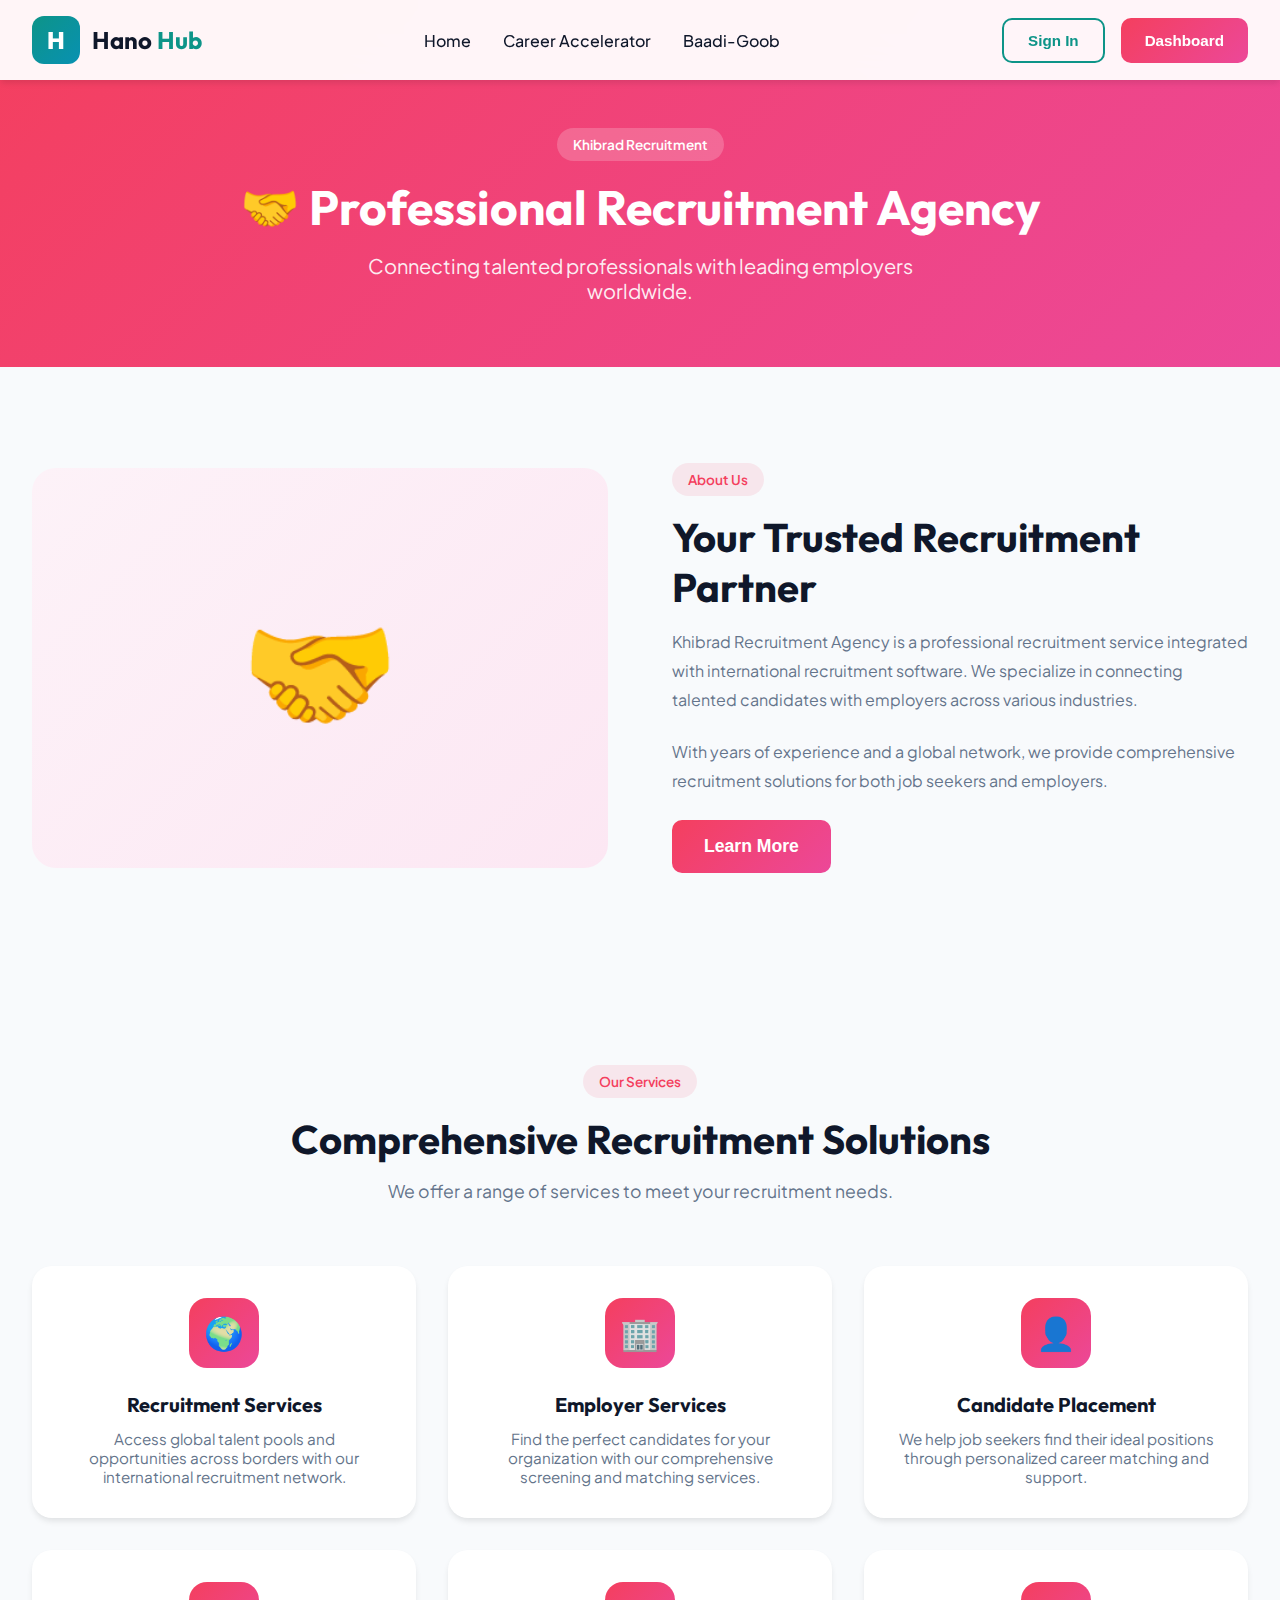
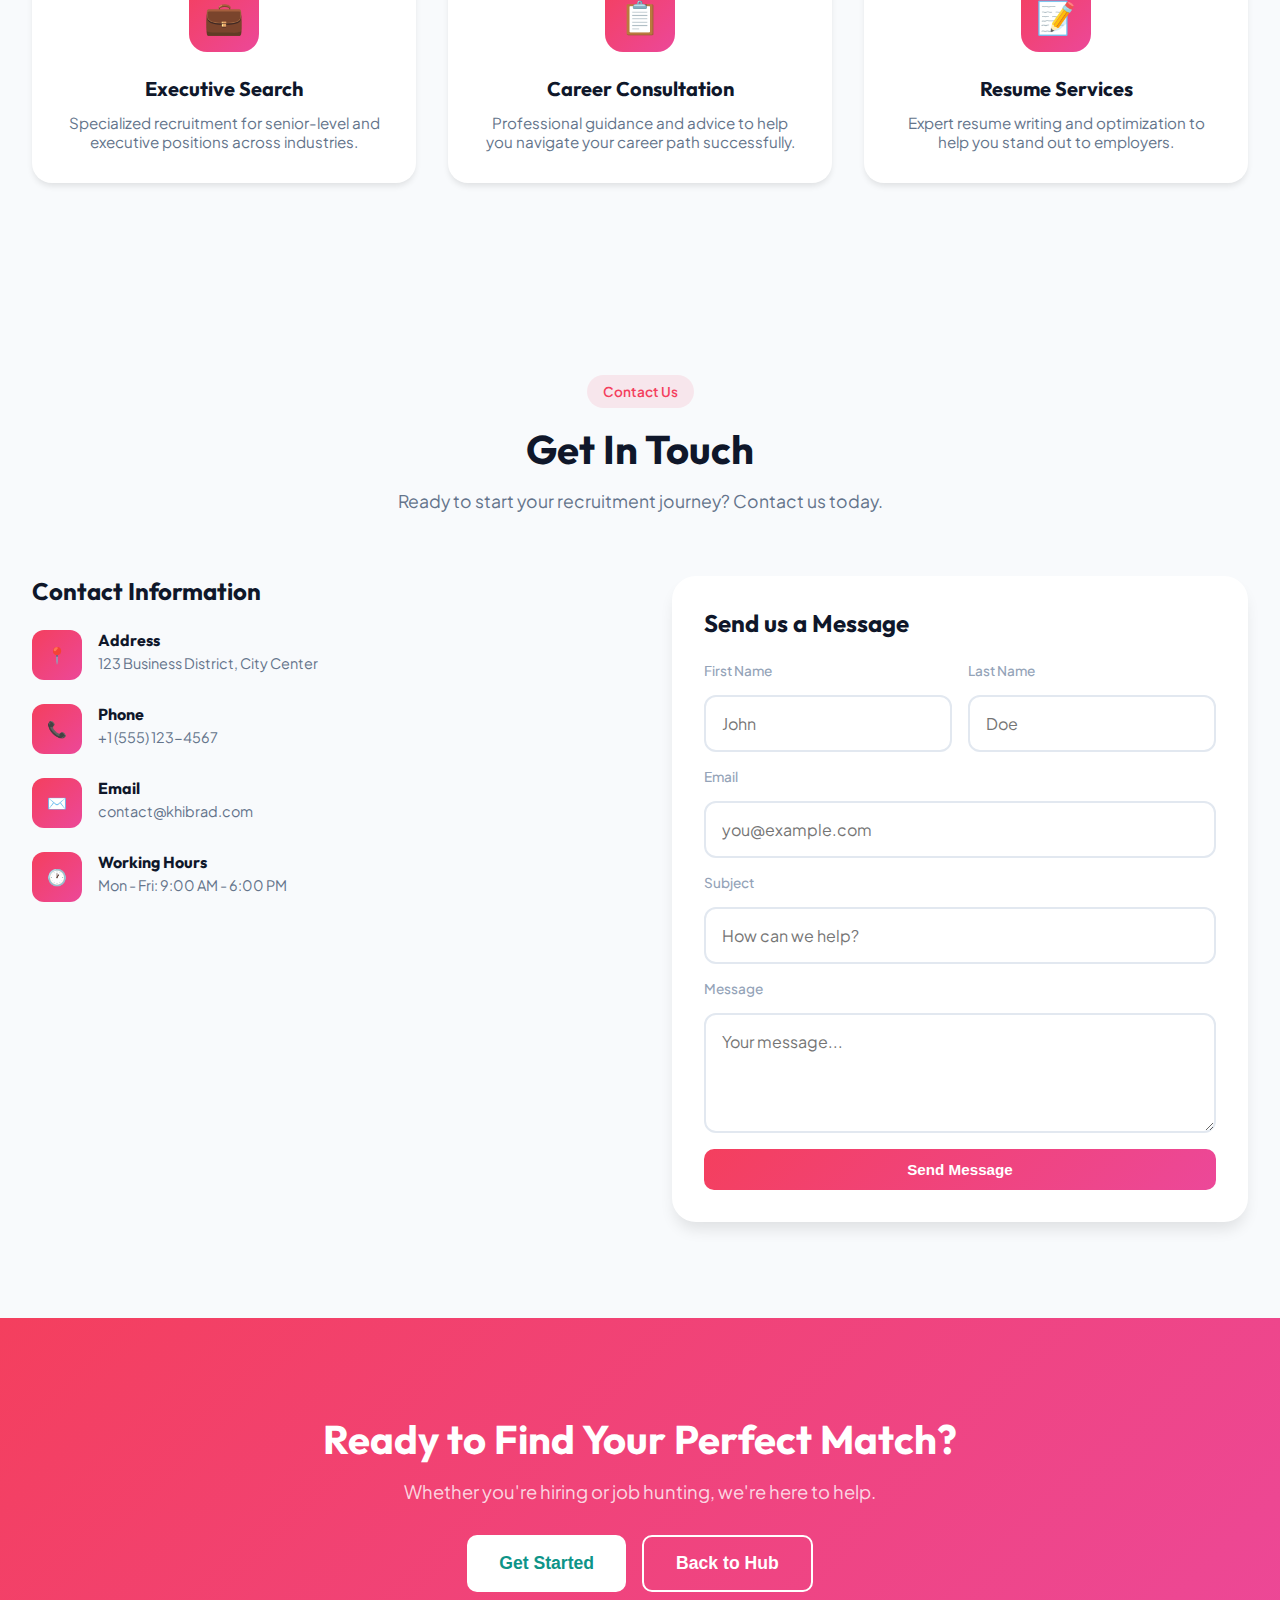
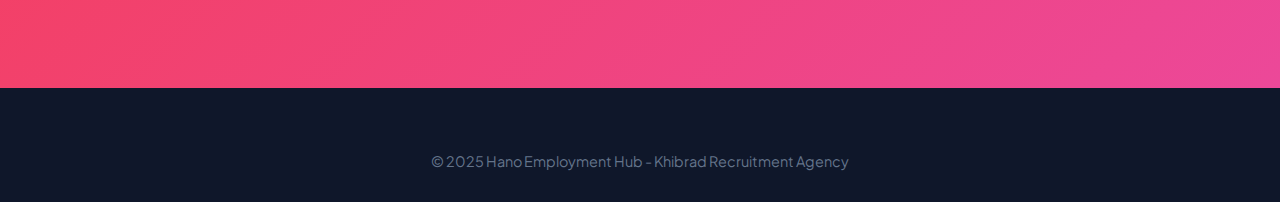
<file: khibrad.html>
<!DOCTYPE html>
<html lang="en">
<head>
    <meta charset="UTF-8">
    <meta name="viewport" content="width=device-width, initial-scale=1.0">
    <title>Khibrad Recruitment - Hano Hub</title>
    <link href="https://fonts.googleapis.com/css2?family=Outfit:wght@400;600;700;800&family=Plus+Jakarta+Sans:wght@400;500;600&display=swap" rel="stylesheet">
    <link rel="stylesheet" href="styles.css">
    <style>
        .page-hero {
            background: linear-gradient(135deg, #F43F5E 0%, #EC4899 100%);
            padding: 8rem 2rem 4rem;
            text-align: center;
            color: white;
        }
        .page-hero h1 { font-size: 3rem; margin-bottom: 1rem; }
        .page-hero p { font-size: 1.25rem; opacity: 0.9; max-width: 600px; margin: 0 auto; }
        
        .about-section {
            display: grid;
            grid-template-columns: 1fr 1fr;
            gap: 4rem;
            align-items: center;
        }
        
        .about-image {
            background: linear-gradient(135deg, #FDF2F8, #FCE7F3);
            border-radius: 24px;
            height: 400px;
            display: flex;
            align-items: center;
            justify-content: center;
            font-size: 8rem;
        }
        
        .about-content h2 { font-size: 2.5rem; margin-bottom: 1rem; }
        .about-content p { color: var(--gray); line-height: 1.8; margin-bottom: 1.5rem; }
        
        .services-list {
            display: grid;
            grid-template-columns: repeat(3, 1fr);
            gap: 2rem;
            margin-top: 3rem;
        }
        
        .service-item {
            background: white;
            border-radius: 20px;
            padding: 2rem;
            text-align: center;
            box-shadow: 0 4px 6px -1px rgb(0 0 0 / 0.1);
            transition: all 0.3s ease;
        }
        
        .service-item:hover {
            transform: translateY(-5px);
            box-shadow: 0 20px 25px -5px rgb(0 0 0 / 0.1);
        }
        
        .service-item .icon {
            width: 70px; height: 70px;
            background: linear-gradient(135deg, #F43F5E, #EC4899);
            border-radius: 18px;
            display: flex;
            align-items: center;
            justify-content: center;
            margin: 0 auto 1.5rem;
            font-size: 2rem;
        }
        
        .service-item h3 { font-size: 1.25rem; margin-bottom: 0.75rem; }
        .service-item p { color: var(--gray); font-size: 0.95rem; }
        
        .contact-section {
            background: var(--light);
        }
        
        .contact-grid {
            display: grid;
            grid-template-columns: 1fr 1fr;
            gap: 4rem;
        }
        
        .contact-info h3 { font-size: 1.5rem; margin-bottom: 1.5rem; }
        
        .contact-item {
            display: flex;
            gap: 1rem;
            margin-bottom: 1.5rem;
        }
        
        .contact-item .icon {
            width: 50px; height: 50px;
            background: linear-gradient(135deg, #F43F5E, #EC4899);
            border-radius: 12px;
            display: flex;
            align-items: center;
            justify-content: center;
            flex-shrink: 0;
        }
        
        .contact-item h4 { font-size: 1rem; margin-bottom: 0.25rem; }
        .contact-item p { color: var(--gray); font-size: 0.9rem; }
        
        .contact-form {
            background: white;
            border-radius: 24px;
            padding: 2rem;
            box-shadow: 0 10px 15px -3px rgb(0 0 0 / 0.1);
        }
        
        .contact-form h3 { font-size: 1.5rem; margin-bottom: 1.5rem; }
        
        .contact-form .form-group { margin-bottom: 1rem; }
        .contact-form .form-group label {
            display: block;
            margin-bottom: 0.5rem;
            font-weight: 500;
        }
        .contact-form .form-group input,
        .contact-form .form-group textarea {
            width: 100%;
            padding: 1rem;
            border: 2px solid #E2E8F0;
            border-radius: 12px;
            font-size: 1rem;
            font-family: inherit;
        }
        
        .contact-form .form-group textarea {
            min-height: 120px;
            resize: vertical;
        }
        
        @media (max-width: 968px) {
            .about-section { grid-template-columns: 1fr; }
            .services-list { grid-template-columns: 1fr; }
            .contact-grid { grid-template-columns: 1fr; }
        }
    </style>
</head>
<body>
    <nav class="nav scrolled" id="navbar">
        <a href="index.html" class="nav-logo">
            <div class="nav-logo-icon">H</div>
            <span class="nav-logo-text">Hano <span>Hub</span></span>
        </a>
        <ul class="nav-links">
            <li><a href="index.html">Home</a></li>
            <li><a href="career-accelerator.html">Career Accelerator</a></li>
            <li><a href="baadi-goob.html">Baadi-Goob</a></li>
        </ul>
        <div class="nav-cta">
            <button class="btn btn-outline" onclick="openModal('login')">Sign In</button>
            <button class="btn btn-accent" onclick="location.href='dashboard.html'">Dashboard</button>
        </div>
    </nav>

    <section class="page-hero">
        <span class="section-badge" style="background: rgba(255,255,255,0.2); color: white;">Khibrad Recruitment</span>
        <h1>🤝 Professional Recruitment Agency</h1>
        <p>Connecting talented professionals with leading employers worldwide.</p>
    </section>

    <section class="section">
        <div class="container">
            <div class="about-section">
                <div class="about-image">🤝</div>
                <div class="about-content">
                    <span class="section-badge" style="background: rgba(244, 63, 94, 0.1); color: #F43F5E;">About Us</span>
                    <h2>Your Trusted Recruitment Partner</h2>
                    <p>Khibrad Recruitment Agency is a professional recruitment service integrated with international recruitment software. We specialize in connecting talented candidates with employers across various industries.</p>
                    <p>With years of experience and a global network, we provide comprehensive recruitment solutions for both job seekers and employers.</p>
                    <button class="btn btn-accent btn-lg">Learn More</button>
                </div>
            </div>
        </div>
    </section>

    <section class="section" style="background: var(--light);">
        <div class="container">
            <div class="section-header">
                <span class="section-badge" style="background: rgba(244, 63, 94, 0.1); color: #F43F5E;">Our Services</span>
                <h2>Comprehensive Recruitment Solutions</h2>
                <p>We offer a range of services to meet your recruitment needs.</p>
            </div>
            
            <div class="services-list">
                <div class="service-item">
                    <div class="icon">🌍</div>
                    <h3>Recruitment Services</h3>
                    <p>Access global talent pools and opportunities across borders with our international recruitment network.</p>
                </div>
                <div class="service-item">
                    <div class="icon">🏢</div>
                    <h3>Employer Services</h3>
                    <p>Find the perfect candidates for your organization with our comprehensive screening and matching services.</p>
                </div>
                <div class="service-item">
                    <div class="icon">👤</div>
                    <h3>Candidate Placement</h3>
                    <p>We help job seekers find their ideal positions through personalized career matching and support.</p>
                </div>
                <div class="service-item">
                    <div class="icon">💼</div>
                    <h3>Executive Search</h3>
                    <p>Specialized recruitment for senior-level and executive positions across industries.</p>
                </div>
                <div class="service-item">
                    <div class="icon">📋</div>
                    <h3>Career Consultation</h3>
                    <p>Professional guidance and advice to help you navigate your career path successfully.</p>
                </div>
                <div class="service-item">
                    <div class="icon">📝</div>
                    <h3>Resume Services</h3>
                    <p>Expert resume writing and optimization to help you stand out to employers.</p>
                </div>
            </div>
        </div>
    </section>

    <section class="section contact-section">
        <div class="container">
            <div class="section-header">
                <span class="section-badge" style="background: rgba(244, 63, 94, 0.1); color: #F43F5E;">Contact Us</span>
                <h2>Get In Touch</h2>
                <p>Ready to start your recruitment journey? Contact us today.</p>
            </div>
            
            <div class="contact-grid">
                <div class="contact-info">
                    <h3>Contact Information</h3>
                    <div class="contact-item">
                        <div class="icon">📍</div>
                        <div>
                            <h4>Address</h4>
                            <p>123 Business District, City Center</p>
                        </div>
                    </div>
                    <div class="contact-item">
                        <div class="icon">📞</div>
                        <div>
                            <h4>Phone</h4>
                            <p>+1 (555) 123-4567</p>
                        </div>
                    </div>
                    <div class="contact-item">
                        <div class="icon">✉️</div>
                        <div>
                            <h4>Email</h4>
                            <p>contact@khibrad.com</p>
                        </div>
                    </div>
                    <div class="contact-item">
                        <div class="icon">🕐</div>
                        <div>
                            <h4>Working Hours</h4>
                            <p>Mon - Fri: 9:00 AM - 6:00 PM</p>
                        </div>
                    </div>
                </div>
                
                <div class="contact-form">
                    <h3>Send us a Message</h3>
                    <form onsubmit="return false;">
                        <div class="form-row">
                            <div class="form-group"><label>First Name</label><input type="text" placeholder="John"></div>
                            <div class="form-group"><label>Last Name</label><input type="text" placeholder="Doe"></div>
                        </div>
                        <div class="form-group"><label>Email</label><input type="email" placeholder="you@example.com"></div>
                        <div class="form-group"><label>Subject</label><input type="text" placeholder="How can we help?"></div>
                        <div class="form-group"><label>Message</label><textarea placeholder="Your message..."></textarea></div>
                        <button class="btn btn-accent" style="width: 100%;">Send Message</button>
                    </form>
                </div>
            </div>
        </div>
    </section>

    <section class="section section-cta" style="background: linear-gradient(135deg, #F43F5E, #EC4899);">
        <div class="container">
            <h2>Ready to Find Your Perfect Match?</h2>
            <p>Whether you're hiring or job hunting, we're here to help.</p>
            <div class="cta-buttons">
                <button class="btn btn-lg btn-white" onclick="openModal('register')">Get Started</button>
                <button class="btn btn-lg btn-outline-white" onclick="location.href='index.html'">Back to Hub</button>
            </div>
        </div>
    </section>

    <footer class="footer">
        <div class="container">
            <div class="footer-bottom" style="border-top: none; padding-top: 0;">
                © 2025 Hano Employment Hub - Khibrad Recruitment Agency
            </div>
        </div>
    </footer>

    <div class="modal-overlay" id="loginModal">
        <div class="modal">
            <div class="modal-header"><h3>Sign In</h3><button class="modal-close" onclick="closeModal('login')">×</button></div>
            <div class="modal-body">
                <form onsubmit="return false;">
                    <div class="form-group"><label>Email</label><input type="email" placeholder="you@example.com"></div>
                    <div class="form-group"><label>Password</label><input type="password" placeholder="••••••••"></div>
                    <button class="btn btn-accent" onclick="location.href='dashboard.html'">Sign In</button>
                </form>
            </div>
        </div>
    </div>

    <div class="modal-overlay" id="registerModal">
        <div class="modal">
            <div class="modal-header"><h3>Create Account</h3><button class="modal-close" onclick="closeModal('register')">×</button></div>
            <div class="modal-body">
                <form onsubmit="return false;">
                    <div class="form-row">
                        <div class="form-group"><label>First Name</label><input type="text" placeholder="John"></div>
                        <div class="form-group"><label>Last Name</label><input type="text" placeholder="Doe"></div>
                    </div>
                    <div class="form-group"><label>Email</label><input type="email" placeholder="you@example.com"></div>
                    <div class="form-group"><label>Password</label><input type="password" placeholder="••••••••"></div>
                    <button class="btn btn-accent" onclick="location.href='dashboard.html'">Create Account</button>
                </form>
            </div>
        </div>
    </div>

    <script src="script.js"></script>
</body>
</html>
</file>
<file: styles.css>
:root {
    --primary: #0D9488;
    --primary-dark: #0F766E;
    --primary-light: #14B8A6;
    --secondary: #F59E0B;
    --secondary-dark: #D97706;
    --accent: #F43F5E;
    --dark: #0F172A;
    --dark-light: #1E293B;
    --gray: #64748B;
    --gray-light: #94A3B8;
    --light: #F8FAFC;
    --white: #FFFFFF;
}

* { margin: 0; padding: 0; box-sizing: border-box; }

body {
    font-family: 'Plus Jakarta Sans', sans-serif;
    background: var(--light);
    color: var(--dark);
    overflow-x: hidden;
}

h1, h2, h3, h4, h5, h6 { font-family: 'Outfit', sans-serif; font-weight: 700; }

/* Navigation */
.nav {
    position: fixed;
    top: 0; left: 0; right: 0;
    z-index: 1000;
    padding: 1rem 2rem;
    display: flex;
    justify-content: space-between;
    align-items: center;
    transition: all 0.3s ease;
}

.nav.scrolled {
    background: rgba(255, 255, 255, 0.95);
    backdrop-filter: blur(20px);
    box-shadow: 0 4px 6px -1px rgb(0 0 0 / 0.1);
}

.nav-logo {
    display: flex;
    align-items: center;
    gap: 0.75rem;
    text-decoration: none;
}

.nav-logo-icon {
    width: 48px; height: 48px;
    background: linear-gradient(135deg, #0D9488, #0891B2);
    border-radius: 12px;
    display: flex;
    align-items: center;
    justify-content: center;
    font-family: 'Outfit', sans-serif;
    font-weight: 800;
    font-size: 1.5rem;
    color: white;
}

.nav-logo-text {
    font-family: 'Outfit', sans-serif;
    font-size: 1.5rem;
    font-weight: 700;
    color: var(--dark);
}

.nav-logo-text span { color: var(--primary); }

.nav-links {
    display: flex;
    gap: 2rem;
    list-style: none;
}

.nav-links a {
    text-decoration: none;
    color: var(--dark);
    font-weight: 500;
    transition: color 0.3s ease;
}

.nav-links a:hover { color: var(--primary); }

.nav-cta { display: flex; gap: 1rem; }

/* Buttons */
.btn {
    padding: 0.75rem 1.5rem;
    border-radius: 10px;
    font-weight: 600;
    font-size: 0.95rem;
    cursor: pointer;
    transition: all 0.3s ease;
    text-decoration: none;
    display: inline-flex;
    align-items: center;
    justify-content: center;
    gap: 0.5rem;
    border: none;
}

.btn-outline {
    background: transparent;
    border: 2px solid var(--primary);
    color: var(--primary);
}

.btn-outline:hover { background: var(--primary); color: white; }

.btn-primary {
    background: linear-gradient(135deg, #0D9488, #0891B2);
    color: white;
    box-shadow: 0 4px 15px rgba(13, 148, 136, 0.4);
}

.btn-primary:hover {
    transform: translateY(-2px);
    box-shadow: 0 8px 25px rgba(13, 148, 136, 0.5);
}

.btn-secondary {
    background: linear-gradient(135deg, #F59E0B, #F97316);
    color: white;
}

.btn-accent {
    background: linear-gradient(135deg, #F43F5E, #EC4899);
    color: white;
}

.btn-lg { padding: 1rem 2rem; font-size: 1.1rem; }

.btn-white { background: white; color: var(--primary); }

.btn-outline-white {
    background: transparent;
    border: 2px solid white;
    color: white;
}

/* Hero */
.hero {
    min-height: 100vh;
    background: linear-gradient(135deg, #0F172A 0%, #1E293B 50%, #0F172A 100%);
    position: relative;
    display: flex;
    align-items: center;
    overflow: hidden;
}

.hero::before {
    content: '';
    position: absolute;
    top: 0; left: 0; right: 0; bottom: 0;
    background: 
        radial-gradient(circle at 20% 80%, rgba(13, 148, 136, 0.3) 0%, transparent 50%),
        radial-gradient(circle at 80% 20%, rgba(245, 158, 11, 0.2) 0%, transparent 50%),
        radial-gradient(circle at 40% 40%, rgba(244, 63, 94, 0.1) 0%, transparent 40%);
}

.hero-grid {
    position: absolute;
    top: 0; left: 0; right: 0; bottom: 0;
    background-image: 
        linear-gradient(rgba(255,255,255,0.03) 1px, transparent 1px),
        linear-gradient(90deg, rgba(255,255,255,0.03) 1px, transparent 1px);
    background-size: 60px 60px;
}

.hero-content {
    max-width: 1400px;
    margin: 0 auto;
    padding: 8rem 2rem 4rem;
    display: grid;
    grid-template-columns: 1fr 1fr;
    gap: 4rem;
    align-items: center;
    position: relative;
    z-index: 1;
}

.hero-text h1 {
    font-size: 3.5rem;
    line-height: 1.1;
    color: white;
    margin-bottom: 1.5rem;
}

.hero-text h1 span {
    background: linear-gradient(135deg, #0D9488, #0891B2);
    -webkit-background-clip: text;
    -webkit-text-fill-color: transparent;
    background-clip: text;
}

.hero-text p {
    font-size: 1.25rem;
    color: var(--gray-light);
    line-height: 1.8;
    margin-bottom: 2rem;
}

.hero-buttons { display: flex; gap: 1rem; flex-wrap: wrap; }
.hero-buttons .btn-outline { border-color: white; color: white; }

.hero-stats {
    display: flex;
    gap: 3rem;
    margin-top: 3rem;
}

.stat { text-align: left; }

.stat-number {
    font-family: 'Outfit', sans-serif;
    font-size: 2.5rem;
    font-weight: 800;
    color: var(--primary-light);
}

.stat-label { color: var(--gray-light); font-size: 0.9rem; }

.hero-card {
    background: rgba(255, 255, 255, 0.05);
    backdrop-filter: blur(20px);
    border: 1px solid rgba(255, 255, 255, 0.1);
    border-radius: 24px;
    padding: 2rem;
    animation: float 6s ease-in-out infinite;
}

@keyframes float {
    0%, 100% { transform: translateY(0); }
    50% { transform: translateY(-20px); }
}

.platform-preview {
    display: grid;
    grid-template-columns: repeat(2, 1fr);
    gap: 1rem;
}

.platform-item {
    background: rgba(255, 255, 255, 0.08);
    border-radius: 16px;
    padding: 1.5rem;
    text-align: center;
    transition: all 0.3s ease;
    cursor: pointer;
}

.platform-item:hover {
    background: rgba(255, 255, 255, 0.15);
    transform: translateY(-5px);
}

.platform-item-icon {
    width: 50px; height: 50px;
    border-radius: 12px;
    display: flex;
    align-items: center;
    justify-content: center;
    margin: 0 auto 1rem;
    font-size: 1.5rem;
}

.bg-primary { background: linear-gradient(135deg, #0D9488, #0891B2); }
.bg-secondary { background: linear-gradient(135deg, #F59E0B, #F97316); }
.bg-accent { background: linear-gradient(135deg, #F43F5E, #EC4899); }
.bg-dark { background: linear-gradient(135deg, #0F172A, #1E293B); }

.platform-item h4 { color: white; font-size: 0.95rem; margin-bottom: 0.25rem; }
.platform-item p { color: var(--gray-light); font-size: 0.75rem; }

/* Sections */
.section { padding: 6rem 2rem; }
.section-dark { background: linear-gradient(135deg, #0F172A, #1E293B); color: white; }
.container { max-width: 1400px; margin: 0 auto; }

.section-header {
    text-align: center;
    max-width: 800px;
    margin: 0 auto 4rem;
}

.section-badge {
    display: inline-block;
    padding: 0.5rem 1rem;
    background: rgba(13, 148, 136, 0.1);
    color: var(--primary);
    border-radius: 50px;
    font-size: 0.85rem;
    font-weight: 600;
    margin-bottom: 1rem;
}

.section-badge.bg-secondary {
    background: rgba(245, 158, 11, 0.1);
    color: var(--secondary-dark);
}

.section-header h2 { font-size: 2.5rem; margin-bottom: 1rem; }
.section-header p { color: var(--gray); font-size: 1.1rem; }

/* Platform Cards */
.platforms-grid {
    display: grid;
    grid-template-columns: repeat(3, 1fr);
    gap: 2rem;
}

.platform-card {
    background: white;
    border-radius: 24px;
    padding: 2rem;
    box-shadow: 0 10px 15px -3px rgb(0 0 0 / 0.1);
    transition: all 0.4s ease;
    cursor: pointer;
}

.platform-card:hover {
    transform: translateY(-10px);
    box-shadow: 0 25px 50px -12px rgb(0 0 0 / 0.25);
}

.platform-card-icon {
    width: 70px; height: 70px;
    border-radius: 18px;
    display: flex;
    align-items: center;
    justify-content: center;
    font-size: 2rem;
    color: white;
    margin-bottom: 1.5rem;
}

.platform-card h3 { font-size: 1.5rem; margin-bottom: 0.5rem; }
.platform-card > p { color: var(--gray); margin-bottom: 1.5rem; }

.platform-card .features {
    list-style: none;
    margin-bottom: 1.5rem;
}

.platform-card .features li {
    padding: 0.5rem 0;
    color: var(--dark-light);
    border-bottom: 1px solid rgba(0,0,0,0.05);
}

.platform-card .btn { width: 100%; }

/* SSO Section */
.sso-content {
    display: grid;
    grid-template-columns: 1fr 1fr;
    gap: 4rem;
    align-items: center;
}

.section-dark .section-badge {
    background: rgba(255,255,255,0.1);
    color: var(--primary-light);
}

.sso-text h2 { font-size: 2.5rem; margin-bottom: 1rem; }
.sso-text p { color: var(--gray-light); font-size: 1.1rem; line-height: 1.8; }

.sso-features {
    display: grid;
    gap: 1.5rem;
    margin-top: 2rem;
}

.sso-feature {
    display: flex;
    gap: 1rem;
    align-items: flex-start;
}

.sso-feature span {
    width: 50px; height: 50px;
    border-radius: 12px;
    background: rgba(13, 148, 136, 0.2);
    display: flex;
    align-items: center;
    justify-content: center;
    font-size: 1.25rem;
    flex-shrink: 0;
}

.sso-feature h4 { color: white; margin-bottom: 0.25rem; }
.sso-feature p { color: var(--gray-light); font-size: 0.9rem; }

.sso-demo {
    background: rgba(255, 255, 255, 0.05);
    backdrop-filter: blur(20px);
    border: 1px solid rgba(255, 255, 255, 0.1);
    border-radius: 24px;
    padding: 2rem;
}

.sso-demo-header { text-align: center; margin-bottom: 2rem; }

.sso-demo-header .logo {
    width: 60px; height: 60px;
    background: linear-gradient(135deg, #0D9488, #0891B2);
    border-radius: 16px;
    display: flex;
    align-items: center;
    justify-content: center;
    margin: 0 auto 1rem;
    font-family: 'Outfit', sans-serif;
    font-weight: 800;
    font-size: 1.75rem;
    color: white;
}

.sso-demo-header h3 { color: white; margin-bottom: 0.5rem; }
.sso-demo-header p { color: var(--gray-light); font-size: 0.9rem; }

.sso-form { display: flex; flex-direction: column; gap: 1rem; }
.form-group { display: flex; flex-direction: column; gap: 0.5rem; }
.form-group label { color: var(--gray-light); font-size: 0.85rem; font-weight: 500; }

.sso-form .form-group input {
    padding: 1rem;
    border: 1px solid rgba(255, 255, 255, 0.2);
    border-radius: 12px;
    background: rgba(255, 255, 255, 0.05);
    color: white;
    font-size: 1rem;
}

.sso-form .form-group input:focus {
    outline: none;
    border-color: var(--primary);
}

.sso-form .form-group input::placeholder { color: var(--gray); }

/* Baadi Services */
.baadi-services {
    display: grid;
    grid-template-columns: repeat(5, 1fr);
    gap: 1.5rem;
}

.baadi-service {
    background: white;
    border-radius: 20px;
    padding: 2rem 1.5rem;
    text-align: center;
    box-shadow: 0 4px 6px -1px rgb(0 0 0 / 0.1);
    transition: all 0.3s ease;
    cursor: pointer;
}

.baadi-service:hover {
    transform: translateY(-8px);
    box-shadow: 0 25px 50px -12px rgb(0 0 0 / 0.25);
}

.baadi-service .icon {
    width: 60px; height: 60px;
    border-radius: 16px;
    display: flex;
    align-items: center;
    justify-content: center;
    margin: 0 auto 1rem;
    font-size: 1.75rem;
    color: white;
}

.baadi-service h4 { font-size: 1rem; margin-bottom: 0.5rem; }
.baadi-service p { color: var(--gray); font-size: 0.8rem; }

/* CTA Section */
.section-cta {
    background: linear-gradient(135deg, #0D9488, #0891B2);
    text-align: center;
}

.section-cta h2 { color: white; font-size: 2.5rem; margin-bottom: 1rem; }
.section-cta p { color: rgba(255,255,255,0.8); font-size: 1.15rem; margin-bottom: 2rem; }

.cta-buttons { display: flex; gap: 1rem; justify-content: center; flex-wrap: wrap; }

/* Footer */
.footer {
    background: var(--dark);
    color: white;
    padding: 4rem 2rem 2rem;
}

.footer-content {
    display: grid;
    grid-template-columns: 2fr 1fr 1fr;
    gap: 3rem;
    margin-bottom: 3rem;
}

.footer-brand p { color: var(--gray-light); margin-top: 1rem; }
.footer-brand .nav-logo-text { color: white; }

.footer-links h4 { margin-bottom: 1.5rem; font-size: 1rem; }
.footer-links a {
    display: block;
    color: var(--gray-light);
    text-decoration: none;
    margin-bottom: 0.75rem;
    transition: color 0.3s ease;
}

.footer-links a:hover { color: var(--primary-light); }

.footer-bottom {
    padding-top: 2rem;
    border-top: 1px solid rgba(255,255,255,0.1);
    text-align: center;
    color: var(--gray);
    font-size: 0.9rem;
}

/* Demo Badge */
.demo-badge {
    position: fixed;
    top: 100px;
    right: -40px;
    background: var(--accent);
    color: white;
    padding: 0.5rem 3rem;
    font-weight: 700;
    font-size: 0.85rem;
    transform: rotate(45deg);
    z-index: 1001;
    box-shadow: 0 4px 6px -1px rgb(0 0 0 / 0.1);
}

/* Modal */
.modal-overlay {
    position: fixed;
    top: 0; left: 0; right: 0; bottom: 0;
    background: rgba(0, 0, 0, 0.7);
    backdrop-filter: blur(5px);
    display: none;
    align-items: center;
    justify-content: center;
    z-index: 2000;
    padding: 2rem;
}

.modal-overlay.active { display: flex; }

.modal {
    background: white;
    border-radius: 24px;
    max-width: 450px;
    width: 100%;
}

.modal-header {
    padding: 1.5rem 2rem;
    border-bottom: 1px solid rgba(0,0,0,0.1);
    display: flex;
    justify-content: space-between;
    align-items: center;
}

.modal-close {
    width: 36px; height: 36px;
    border-radius: 50%;
    border: none;
    background: var(--light);
    cursor: pointer;
    font-size: 1.25rem;
}

.modal-close:hover { background: var(--accent); color: white; }

.modal-body { padding: 2rem; }

.modal-body .form-group { margin-bottom: 1rem; }
.modal-body .form-group label {
    display: block;
    color: var(--dark);
    margin-bottom: 0.5rem;
    font-weight: 500;
}

.modal-body .form-group input {
    width: 100%;
    padding: 1rem;
    border: 2px solid #E2E8F0;
    border-radius: 12px;
    font-size: 1rem;
}

.modal-body .form-group input:focus {
    outline: none;
    border-color: var(--primary);
}

.modal-body .btn { width: 100%; margin-top: 0.5rem; }

.form-row { display: grid; grid-template-columns: 1fr 1fr; gap: 1rem; }

.form-footer {
    text-align: center;
    margin-top: 1rem;
    color: var(--gray);
}

.form-footer a { color: var(--primary); text-decoration: none; font-weight: 600; }

/* Responsive */
@media (max-width: 1200px) {
    .platforms-grid { grid-template-columns: repeat(2, 1fr); }
    .baadi-services { grid-template-columns: repeat(3, 1fr); }
}

@media (max-width: 968px) {
    .hero-content { grid-template-columns: 1fr; text-align: center; }
    .hero-text h1 { font-size: 2.75rem; }
    .hero-stats { justify-content: center; }
    .hero-buttons { justify-content: center; }
    .sso-content { grid-template-columns: 1fr; }
    .footer-content { grid-template-columns: 1fr; text-align: center; }
    .nav-links { display: none; }
    .baadi-services { grid-template-columns: repeat(2, 1fr); }
}

@media (max-width: 640px) {
    .hero-text h1 { font-size: 2rem; }
    .section-header h2 { font-size: 1.75rem; }
    .platforms-grid { grid-template-columns: 1fr; }
    .baadi-services { grid-template-columns: 1fr; }
    .hero-stats { flex-direction: column; gap: 1.5rem; }
    .stat { text-align: center; }
    .cta-buttons { flex-direction: column; }
}
</file>
